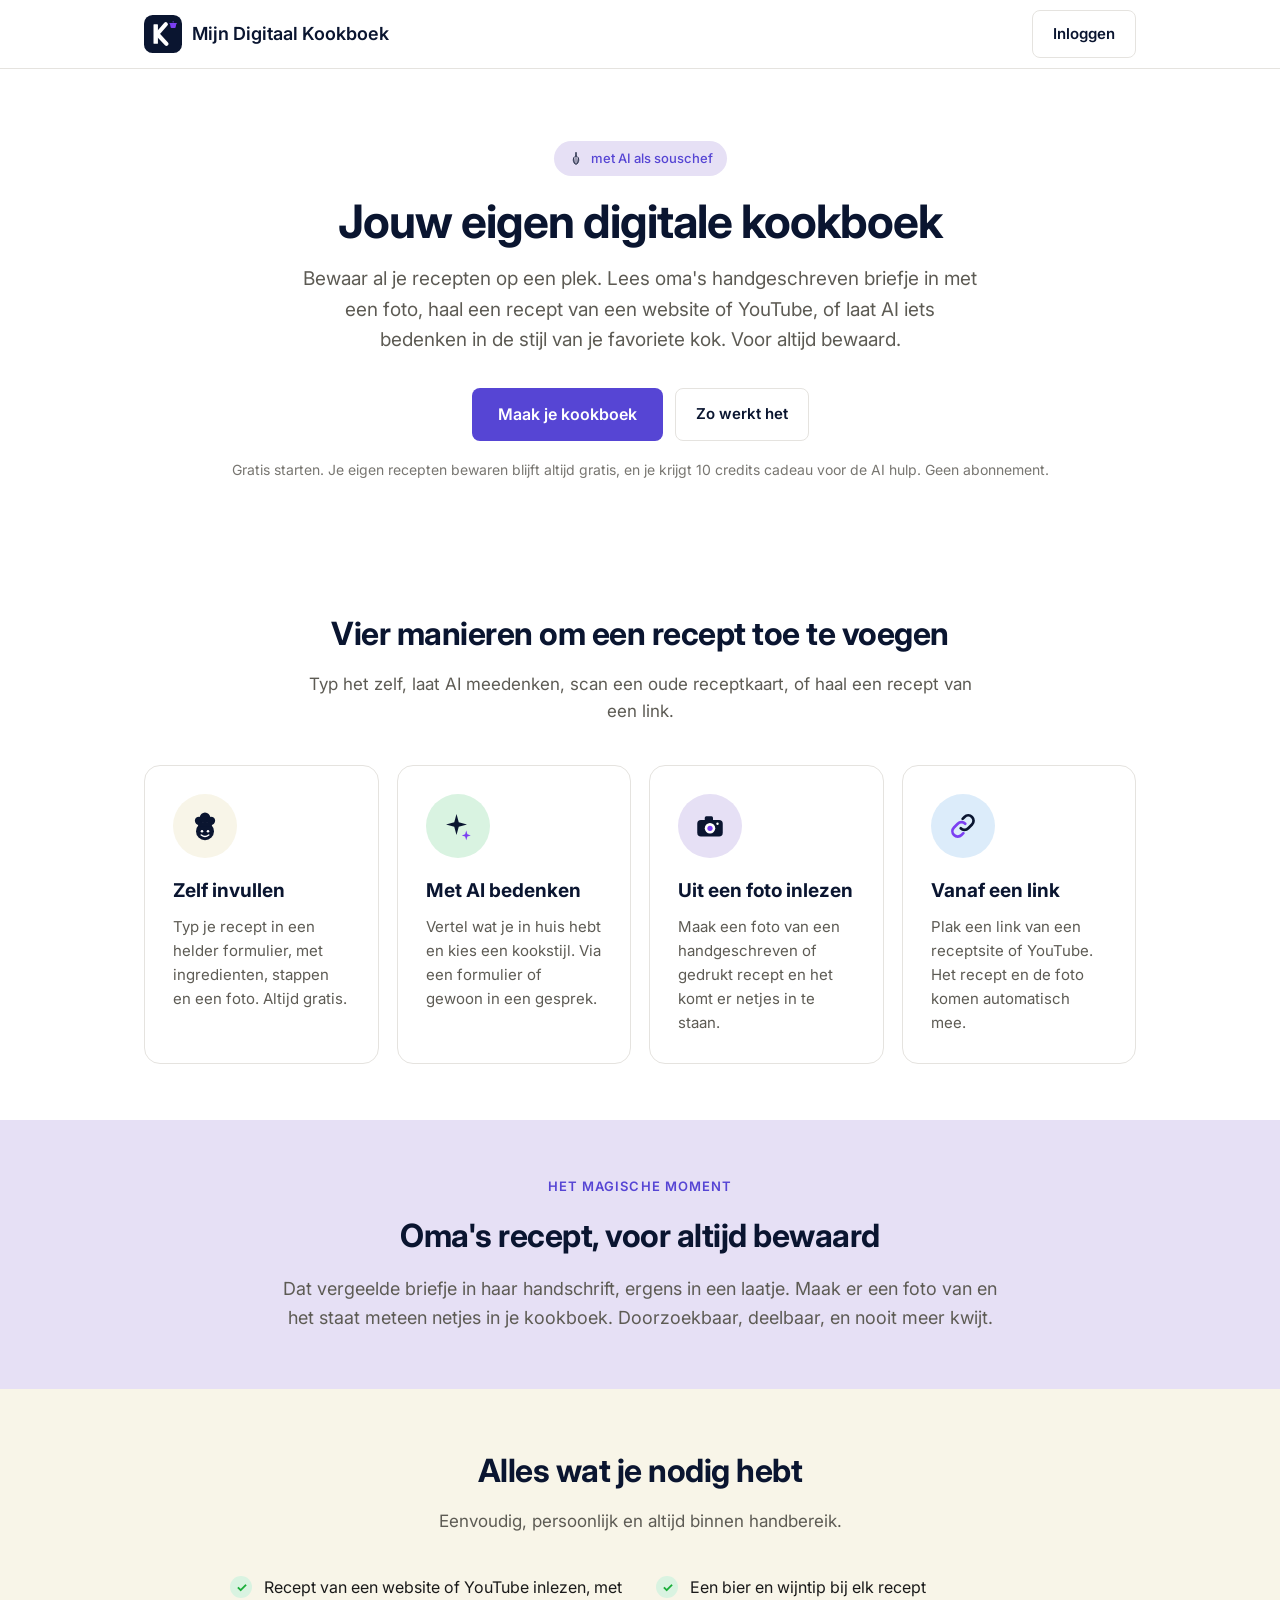
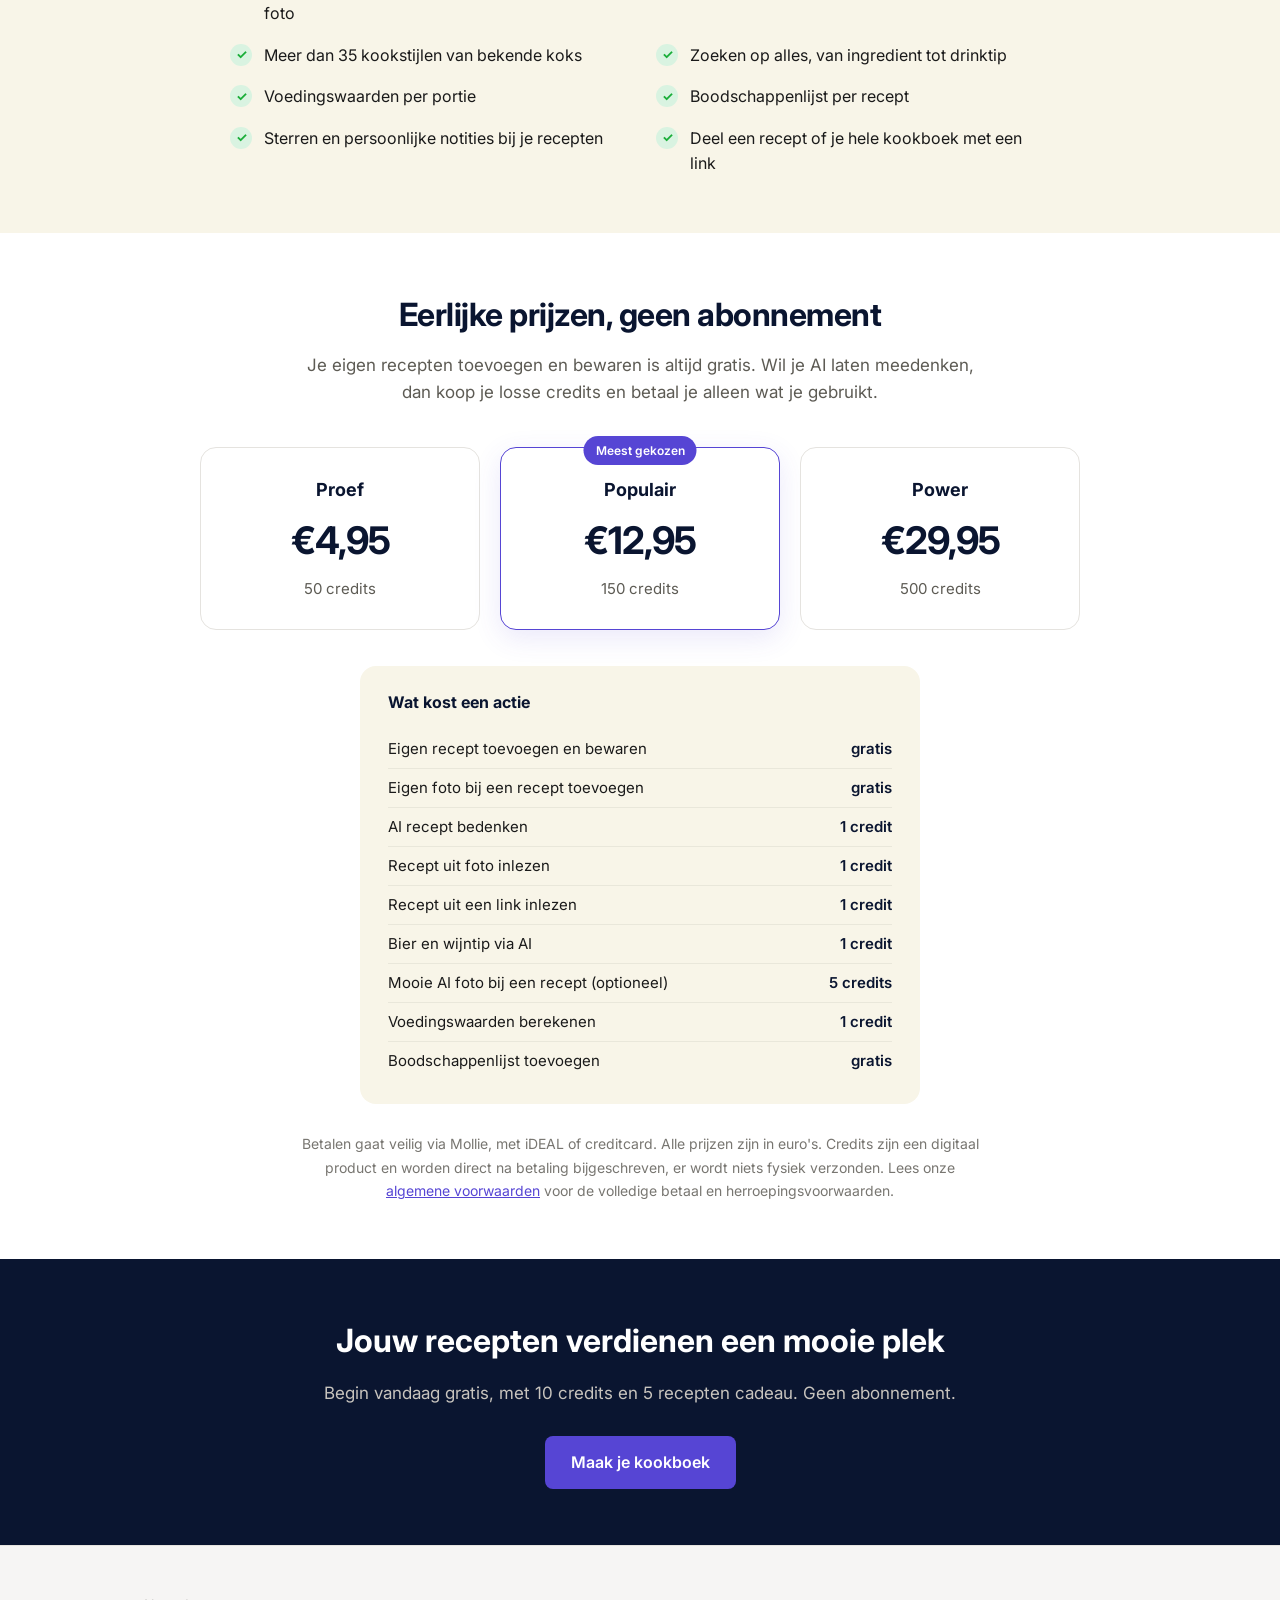
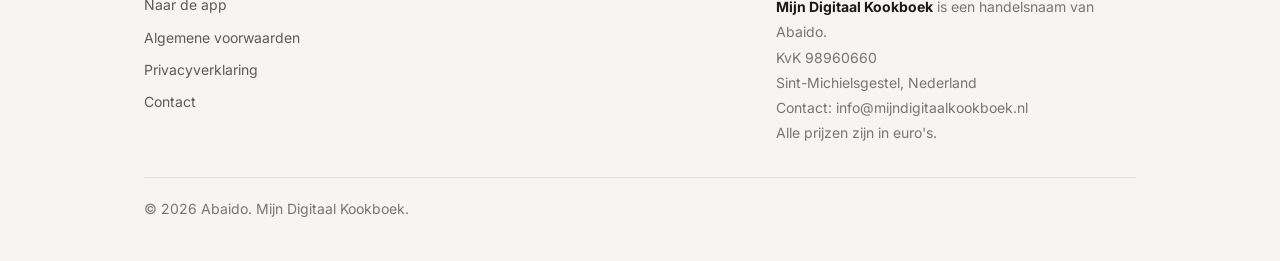
<file: index.html>
<!doctype html>
<html lang="nl">
<head>
<meta charset="utf-8" />
<meta name="viewport" content="width=device-width, initial-scale=1, viewport-fit=cover" />
<title>Mijn Digitaal Kookboek, jouw eigen kookboek met AI als souschef</title>
<meta name="description" content="Bewaar al je recepten op een plek. Lees oma's briefje in met een foto, haal een recept van een website of YouTube, of laat AI iets bedenken in de stijl van je favoriete kok. Gratis starten." />
<meta name="theme-color" content="#0a1530" />
<link rel="icon" type="image/svg+xml" href="assets/favicon.svg" />
<link rel="icon" type="image/png" sizes="32x32" href="assets/favicon-32.png" />
<link rel="icon" type="image/png" sizes="16x16" href="assets/favicon-16.png" />
<link rel="apple-touch-icon" href="assets/apple-touch-icon.png" />
<link rel="preconnect" href="https://fonts.googleapis.com" />
<link rel="preconnect" href="https://fonts.gstatic.com" crossorigin />
<link href="https://fonts.googleapis.com/css2?family=Inter:wght@400;500;600;700&display=swap" rel="stylesheet" />
<script>
(function(){
  var h = location.hash || "", s = location.search || "";
  if (/access_token=|refresh_token=|type=(recovery|signup|magiclink|invite|email_change)|error=|error_code=/.test(h) || /[?&](share|code|payment)=/.test(s)) {
    location.replace("app.html" + s + h);
  }
})();
</script>
<style>
  :root{
    --navy:#0a1530; --primary:#5645d4; --primary-pressed:#4534b3; --purple:#7b3ff2;
    --ink:#1a1a1a; --slate:#5d5b54; --steel:#787671; --surface:#f6f5f4; --hairline:#e5e3df;
    --cream:#f8f5e8; --mint:#d9f3e1; --lavender:#e6e0f5; --yellow:#f9e79f;
    --r-md:8px; --r-lg:12px; --r-xl:16px; --r-xxl:20px;
  }
  *{box-sizing:border-box}
  body{margin:0;font-family:"Inter",-apple-system,system-ui,"Segoe UI",Helvetica,sans-serif;color:var(--ink);line-height:1.6;background:#fff;-webkit-font-smoothing:antialiased}
  a{color:var(--primary)}
  .wrap{max-width:1040px;margin:0 auto;padding:0 24px}
  .btn{display:inline-flex;align-items:center;justify-content:center;gap:8px;border:0;cursor:pointer;font-size:16px;font-weight:600;text-decoration:none;border-radius:var(--r-md);padding:14px 26px;transition:background 120ms ease}
  .btn-primary{background:var(--primary);color:#fff}
  .btn-primary:hover{background:var(--primary-pressed)}
  .btn-ghost{background:transparent;color:var(--navy);border:1px solid var(--hairline);padding:11px 20px;font-size:15px}
  .btn-ghost:hover{background:var(--surface)}

  header.top{position:sticky;top:0;z-index:10;background:rgba(255,255,255,.92);backdrop-filter:blur(8px);border-bottom:1px solid var(--hairline)}
  .top-inner{display:flex;align-items:center;justify-content:space-between;height:68px}
  .brand{display:flex;align-items:center;gap:10px;text-decoration:none}
  .brand-icon{width:38px;height:38px;display:block}
  .brand-name{font-size:18px;font-weight:600;color:var(--navy)}
  .pill{display:inline-flex;align-items:center;gap:7px;background:var(--lavender);color:var(--primary);font-size:13px;font-weight:500;padding:7px 14px;border-radius:999px;margin-bottom:20px}
  .pill img{width:16px;height:16px;display:block}
  .card-icon{width:64px;height:64px;border-radius:50%;display:flex;align-items:center;justify-content:center;margin-bottom:18px}
  .card-icon img{width:36px;height:36px;display:block}
  .tint-cream{background:var(--cream)} .tint-mint{background:var(--mint)} .tint-lavender{background:var(--lavender)} .tint-peach{background:#ffe8d4} .tint-sky{background:#dcecfa}

  .hero{padding:72px 0 56px;text-align:center}
  .hero h1{font-size:46px;line-height:1.1;letter-spacing:-1px;font-weight:700;margin:0 0 18px;color:var(--navy)}
  .hero p.lead{font-size:19px;color:var(--slate);max-width:680px;margin:0 auto 32px}
  .hero-actions{display:flex;gap:12px;justify-content:center;flex-wrap:wrap}
  .hero-note{margin-top:18px;font-size:14px;color:var(--steel)}

  section{padding:56px 0}
  .section-head{text-align:center;max-width:680px;margin:0 auto 40px}
  .section-head h2{font-size:32px;letter-spacing:-0.5px;font-weight:700;color:var(--navy);margin:0 0 12px}
  .section-head p{font-size:17px;color:var(--slate);margin:0}

  .grid3{display:grid;grid-template-columns:repeat(3,1fr);gap:20px}
  .card{background:#fff;border:1px solid var(--hairline);border-radius:var(--r-xl);padding:28px}
  .card .num{width:40px;height:40px;border-radius:var(--r-md);background:var(--lavender);color:var(--primary);display:flex;align-items:center;justify-content:center;font-weight:700;margin-bottom:16px}
  .card h3{font-size:19px;margin:0 0 8px;color:var(--navy)}
  .card p{margin:0;color:var(--slate);font-size:15px}

  .features{background:var(--cream)}
  .feature-list{display:grid;grid-template-columns:repeat(2,1fr);gap:16px 32px;max-width:820px;margin:0 auto}
  .feature{display:flex;gap:12px;align-items:flex-start;font-size:16px;color:var(--ink)}
  .feature .dot{flex:0 0 auto;width:22px;height:22px;border-radius:50%;background:var(--mint);color:#1aae39;display:flex;align-items:center;justify-content:center;font-size:13px;font-weight:700;margin-top:1px}

  .price-grid{display:grid;grid-template-columns:repeat(3,1fr);gap:20px;max-width:880px;margin:0 auto}
  .price{background:#fff;border:1px solid var(--hairline);border-radius:var(--r-xl);padding:28px;text-align:center;position:relative}
  .price.popular{border-color:var(--primary);box-shadow:0 8px 28px rgba(86,69,212,.12)}
  .price .tag{position:absolute;top:-12px;left:50%;transform:translateX(-50%);background:var(--primary);color:#fff;font-size:12px;font-weight:600;padding:5px 12px;border-radius:999px}
  .price h3{font-size:18px;margin:0 0 6px;color:var(--navy)}
  .price .amount{font-size:38px;font-weight:700;color:var(--navy);letter-spacing:-1px}
  .price .credits{color:var(--slate);font-size:15px;margin:6px 0 0}

  .costs{max-width:560px;margin:36px auto 0;background:var(--cream);border-radius:var(--r-xl);padding:24px 28px}
  .costs h4{margin:0 0 14px;font-size:16px;color:var(--navy)}
  .costs .row{display:flex;justify-content:space-between;padding:7px 0;font-size:15px;border-bottom:1px solid rgba(0,0,0,.06)}
  .costs .row:last-child{border-bottom:0}
  .costs .row span:last-child{font-weight:600;color:var(--navy)}
  .pay-note{max-width:680px;margin:28px auto 0;text-align:center;font-size:14px;color:var(--steel);line-height:1.7}

  .cta{background:var(--navy);color:#fff;text-align:center}
  .cta h2{font-size:32px;font-weight:700;margin:0 0 14px}
  .cta p{color:#c8c4be;font-size:17px;margin:0 0 28px}

  footer{background:var(--surface);border-top:1px solid var(--hairline);padding:48px 0 40px;font-size:14px;color:var(--steel)}
  .foot-grid{display:flex;justify-content:space-between;gap:32px;flex-wrap:wrap}
  .foot-links a{display:block;color:var(--slate);text-decoration:none;margin-bottom:10px}
  .foot-links a:hover{color:var(--ink)}
  .foot-biz{max-width:360px;line-height:1.8}
  .foot-biz strong{color:var(--ink)}
  .foot-copy{margin-top:32px;padding-top:20px;border-top:1px solid var(--hairline);color:var(--steel)}

  .grid4{display:grid;grid-template-columns:repeat(4,1fr);gap:18px}
  .moment{background:var(--lavender)}
  .moment-inner{text-align:center;max-width:720px;margin:0 auto}
  .moment-inner .eyebrow{color:var(--primary);font-weight:600;font-size:13px;letter-spacing:.08em;text-transform:uppercase;margin:0 0 14px}
  .moment-inner h2{font-size:32px;font-weight:700;color:var(--navy);letter-spacing:-0.5px;margin:0 0 14px}
  .moment-inner p{font-size:18px;color:var(--slate);margin:0}
  @media (max-width:900px){.grid4{grid-template-columns:repeat(2,1fr)}}
  @media (max-width:520px){.grid4{grid-template-columns:1fr}}

  @media (max-width:780px){
    .hero{padding:48px 0 36px}
    .hero h1{font-size:34px}
    .hero p.lead{font-size:17px}
    section{padding:40px 0}
    .section-head h2,.moment-inner h2{font-size:26px}
    .grid3,.price-grid{grid-template-columns:1fr}
    .feature-list{grid-template-columns:1fr}
    .top .btn-ghost{padding:9px 16px}
  }
</style>
</head>
<body>

<header class="top">
  <div class="wrap top-inner">
    <a class="brand" href="index.html"><img class="brand-icon" src="assets/favicon.svg" alt="" /><span class="brand-name">Mijn Digitaal Kookboek</span></a>
    <a class="btn btn-ghost" href="app.html">Inloggen</a>
  </div>
</header>

<main>
  <section class="hero">
    <div class="wrap">
      <span class="pill"><img src="assets/icon-garde.svg" alt="" /> met AI als souschef</span>
      <h1>Jouw eigen digitale kookboek</h1>
      <p class="lead">Bewaar al je recepten op een plek. Lees oma's handgeschreven briefje in met een foto, haal een recept van een website of YouTube, of laat AI iets bedenken in de stijl van je favoriete kok. Voor altijd bewaard.</p>
      <div class="hero-actions">
        <a class="btn btn-primary" href="app.html">Maak je kookboek</a>
        <a class="btn btn-ghost" href="#werkt">Zo werkt het</a>
      </div>
      <p class="hero-note">Gratis starten. Je eigen recepten bewaren blijft altijd gratis, en je krijgt 10 credits cadeau voor de AI hulp. Geen abonnement.</p>
    </div>
  </section>

  <section id="werkt">
    <div class="wrap">
      <div class="section-head">
        <h2>Vier manieren om een recept toe te voegen</h2>
        <p>Typ het zelf, laat AI meedenken, scan een oude receptkaart, of haal een recept van een link.</p>
      </div>
      <div class="grid4">
        <div class="card">
          <div class="card-icon tint-cream"><img src="assets/icon-cook.svg" alt="" /></div>
          <h3>Zelf invullen</h3>
          <p>Typ je recept in een helder formulier, met ingredienten, stappen en een foto. Altijd gratis.</p>
        </div>
        <div class="card">
          <div class="card-icon tint-mint"><img src="assets/icon-sparkle.svg" alt="" /></div>
          <h3>Met AI bedenken</h3>
          <p>Vertel wat je in huis hebt en kies een kookstijl. Via een formulier of gewoon in een gesprek.</p>
        </div>
        <div class="card">
          <div class="card-icon tint-lavender"><img src="assets/icon-camera.svg" alt="" /></div>
          <h3>Uit een foto inlezen</h3>
          <p>Maak een foto van een handgeschreven of gedrukt recept en het komt er netjes in te staan.</p>
        </div>
        <div class="card">
          <div class="card-icon tint-sky"><img src="assets/icon-link.svg" alt="" /></div>
          <h3>Vanaf een link</h3>
          <p>Plak een link van een receptsite of YouTube. Het recept en de foto komen automatisch mee.</p>
        </div>
      </div>
    </div>
  </section>

  <section class="moment">
    <div class="wrap">
      <div class="moment-inner">
        <p class="eyebrow">Het magische moment</p>
        <h2>Oma's recept, voor altijd bewaard</h2>
        <p>Dat vergeelde briefje in haar handschrift, ergens in een laatje. Maak er een foto van en het staat meteen netjes in je kookboek. Doorzoekbaar, deelbaar, en nooit meer kwijt.</p>
      </div>
    </div>
  </section>

  <section class="features">
    <div class="wrap">
      <div class="section-head">
        <h2>Alles wat je nodig hebt</h2>
        <p>Eenvoudig, persoonlijk en altijd binnen handbereik.</p>
      </div>
      <div class="feature-list">
        <div class="feature"><span class="dot">&check;</span><span>Recept van een website of YouTube inlezen, met foto</span></div>
        <div class="feature"><span class="dot">&check;</span><span>Een bier en wijntip bij elk recept</span></div>
        <div class="feature"><span class="dot">&check;</span><span>Meer dan 35 kookstijlen van bekende koks</span></div>
        <div class="feature"><span class="dot">&check;</span><span>Zoeken op alles, van ingredient tot drinktip</span></div>
        <div class="feature"><span class="dot">&check;</span><span>Voedingswaarden per portie</span></div>
        <div class="feature"><span class="dot">&check;</span><span>Boodschappenlijst per recept</span></div>
        <div class="feature"><span class="dot">&check;</span><span>Sterren en persoonlijke notities bij je recepten</span></div>
        <div class="feature"><span class="dot">&check;</span><span>Deel een recept of je hele kookboek met een link</span></div>
      </div>
    </div>
  </section>

  <section id="prijzen">
    <div class="wrap">
      <div class="section-head">
        <h2>Eerlijke prijzen, geen abonnement</h2>
        <p>Je eigen recepten toevoegen en bewaren is altijd gratis. Wil je AI laten meedenken, dan koop je losse credits en betaal je alleen wat je gebruikt.</p>
      </div>
      <div class="price-grid">
        <div class="price">
          <h3>Proef</h3>
          <div class="amount">&euro;4,95</div>
          <p class="credits">50 credits</p>
        </div>
        <div class="price popular">
          <span class="tag">Meest gekozen</span>
          <h3>Populair</h3>
          <div class="amount">&euro;12,95</div>
          <p class="credits">150 credits</p>
        </div>
        <div class="price">
          <h3>Power</h3>
          <div class="amount">&euro;29,95</div>
          <p class="credits">500 credits</p>
        </div>
      </div>

      <div class="costs">
        <h4>Wat kost een actie</h4>
        <div class="row"><span>Eigen recept toevoegen en bewaren</span><span>gratis</span></div>
        <div class="row"><span>Eigen foto bij een recept toevoegen</span><span>gratis</span></div>
        <div class="row"><span>AI recept bedenken</span><span>1 credit</span></div>
        <div class="row"><span>Recept uit foto inlezen</span><span>1 credit</span></div>
        <div class="row"><span>Recept uit een link inlezen</span><span>1 credit</span></div>
        <div class="row"><span>Bier en wijntip via AI</span><span>1 credit</span></div>
        <div class="row"><span>Mooie AI foto bij een recept (optioneel)</span><span>5 credits</span></div>
        <div class="row"><span>Voedingswaarden berekenen</span><span>1 credit</span></div>
        <div class="row"><span>Boodschappenlijst toevoegen</span><span>gratis</span></div>
      </div>

      <p class="pay-note">
        Betalen gaat veilig via Mollie, met iDEAL of creditcard. Alle prijzen zijn in euro's. Credits zijn een digitaal product en worden direct na betaling bijgeschreven, er wordt niets fysiek verzonden. Lees onze <a href="voorwaarden.html">algemene voorwaarden</a> voor de volledige betaal en herroepingsvoorwaarden.
      </p>
    </div>
  </section>

  <section class="cta">
    <div class="wrap">
      <h2>Jouw recepten verdienen een mooie plek</h2>
      <p>Begin vandaag gratis, met 10 credits en 5 recepten cadeau. Geen abonnement.</p>
      <a class="btn btn-primary" href="app.html">Maak je kookboek</a>
    </div>
  </section>
</main>

<footer>
  <div class="wrap">
    <div class="foot-grid">
      <div class="foot-links">
        <a href="app.html">Naar de app</a>
        <a href="voorwaarden.html">Algemene voorwaarden</a>
        <a href="privacy.html">Privacyverklaring</a>
        <a href="mailto:info@mijndigitaalkookboek.nl">Contact</a>
      </div>
      <div class="foot-biz">
        <strong>Mijn Digitaal Kookboek</strong> is een handelsnaam van Abaido.<br>
        KvK 98960660<br>
        Sint-Michielsgestel, Nederland<br>
        Contact: info@mijndigitaalkookboek.nl<br>
        Alle prijzen zijn in euro's.
      </div>
    </div>
    <div class="foot-copy">&copy; 2026 Abaido. Mijn Digitaal Kookboek.</div>
  </div>
</footer>

</body>
</html>
</file>
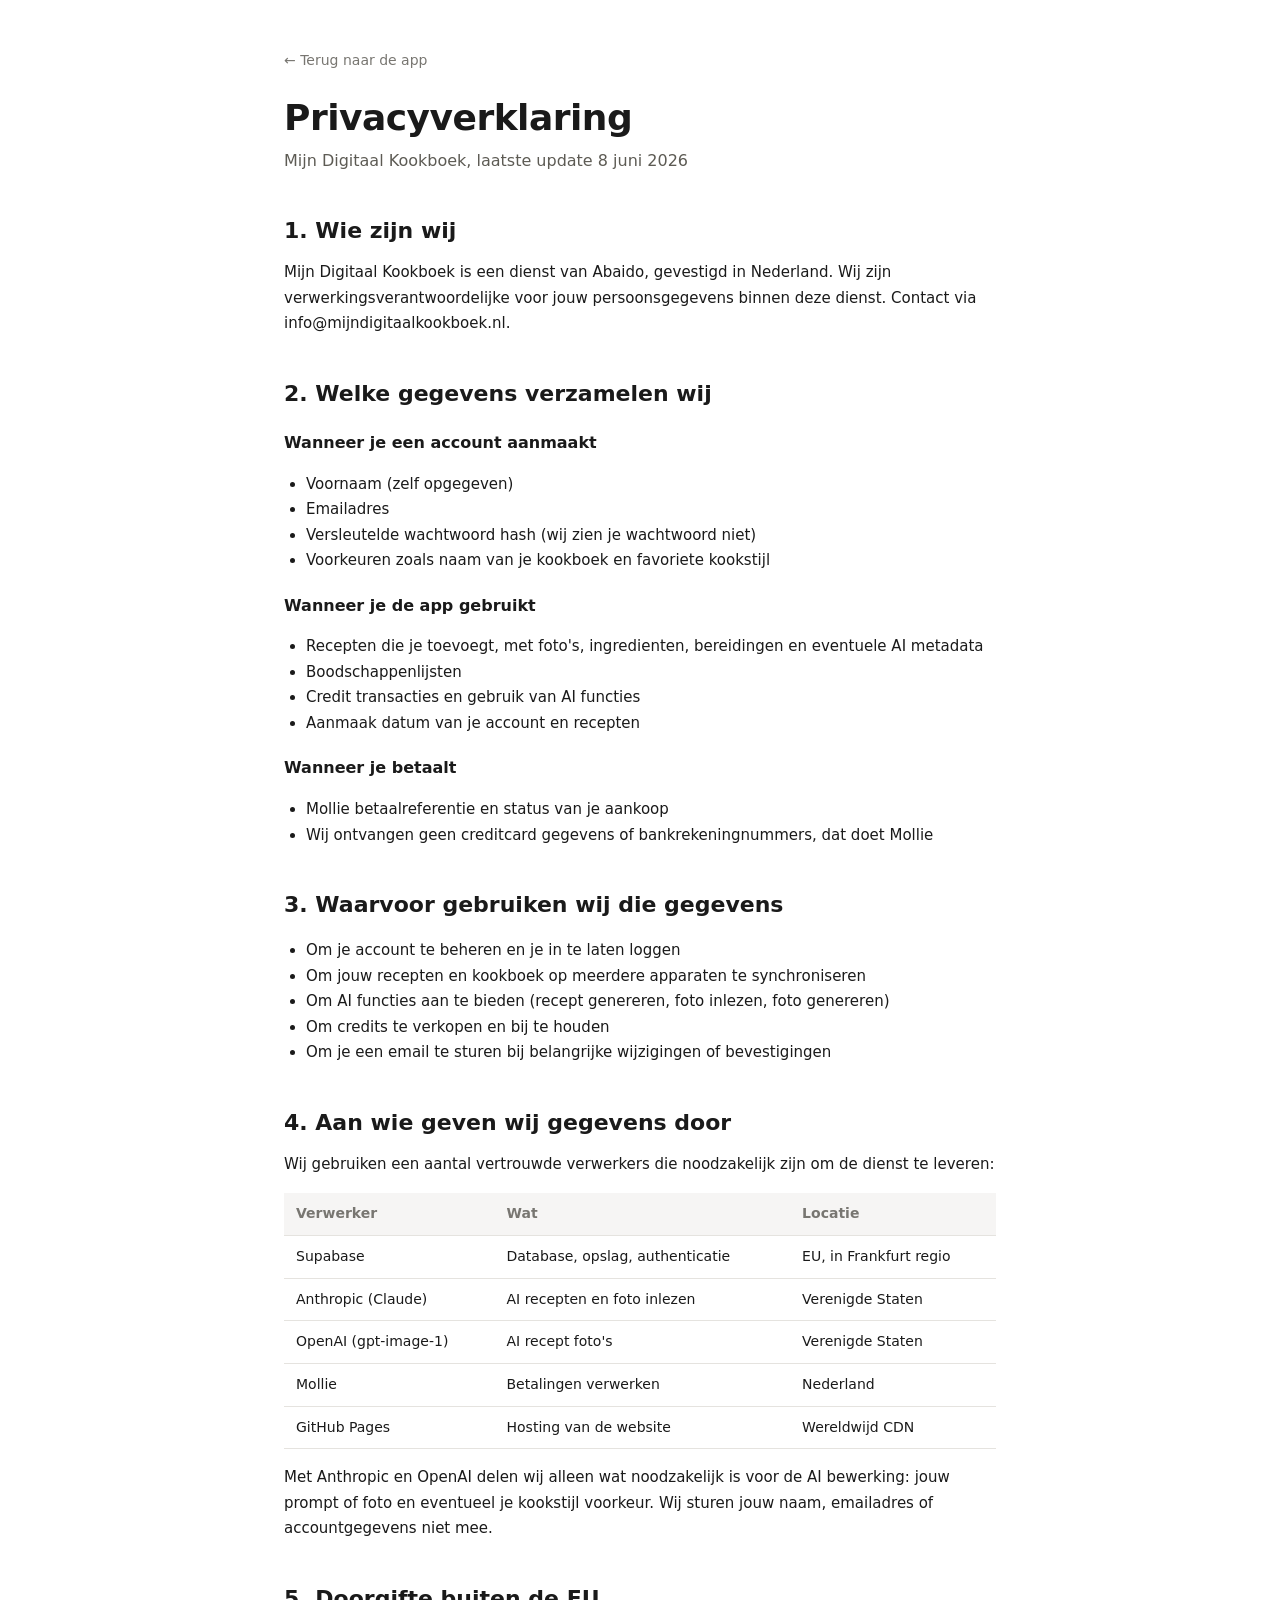
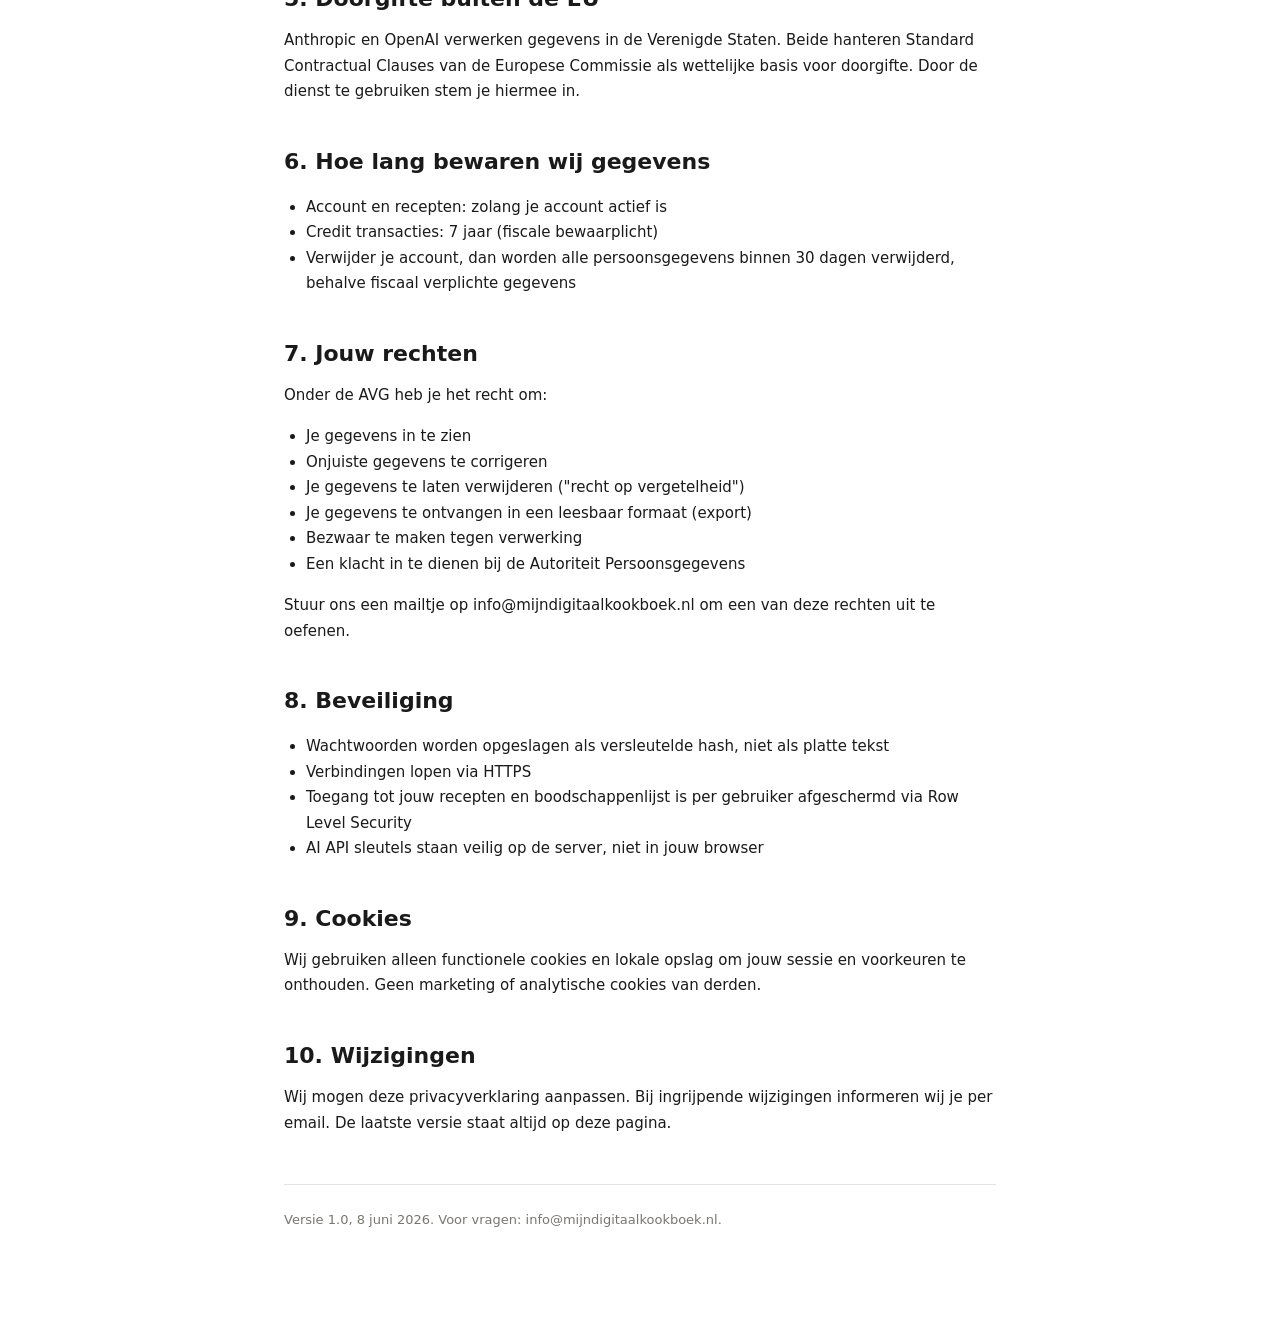
<file: privacy.html>
<!doctype html>
<html lang="nl">
<head>
<meta charset="utf-8" />
<meta name="viewport" content="width=device-width, initial-scale=1" />
<title>Privacyverklaring, Mijn Digitaal Kookboek</title>
<link rel="stylesheet" href="styles/tokens.css" />
<link rel="stylesheet" href="styles/base.css" />
<link rel="stylesheet" href="styles/components.css" />
<style>
  .legal-page { max-width: 760px; margin: 0 auto; padding: 48px 24px 96px; }
  .legal-page h1 { font-size: 36px; font-weight: 600; line-height: 1.2; letter-spacing: -0.5px; margin: 0 0 8px; }
  .legal-page .lead { color: var(--slate); font-size: 16px; margin-bottom: 32px; }
  .legal-page h2 { font-size: 22px; font-weight: 600; margin: 40px 0 12px; }
  .legal-page h3 { font-size: 16px; font-weight: 600; margin: 20px 0 8px; }
  .legal-page p, .legal-page li { font-size: 15px; line-height: 1.7; color: var(--ink); }
  .legal-page ul, .legal-page ol { padding-left: 22px; }
  .legal-page a { color: var(--link-blue); }
  .legal-page .back-link { display: inline-block; margin-bottom: 24px; color: var(--steel); font-size: 14px; }
  .legal-page .meta { color: var(--steel); font-size: 13px; margin-top: 48px; padding-top: 24px; border-top: 1px solid var(--hairline); }
  .legal-page table { border-collapse: collapse; margin: 16px 0; width: 100%; font-size: 14px; }
  .legal-page th, .legal-page td { border-bottom: 1px solid var(--hairline); padding: 10px 12px; text-align: left; }
  .legal-page th { font-weight: 600; color: var(--steel); background: var(--surface); }
</style>
</head>
<body>
<div class="legal-page">
  <a href="./" class="back-link">← Terug naar de app</a>

  <h1>Privacyverklaring</h1>
  <p class="lead">Mijn Digitaal Kookboek, laatste update 8 juni 2026</p>

  <h2>1. Wie zijn wij</h2>
  <p>Mijn Digitaal Kookboek is een dienst van Abaido, gevestigd in Nederland. Wij zijn verwerkingsverantwoordelijke voor jouw persoonsgegevens binnen deze dienst. Contact via info@mijndigitaalkookboek.nl.</p>

  <h2>2. Welke gegevens verzamelen wij</h2>

  <h3>Wanneer je een account aanmaakt</h3>
  <ul>
    <li>Voornaam (zelf opgegeven)</li>
    <li>Emailadres</li>
    <li>Versleutelde wachtwoord hash (wij zien je wachtwoord niet)</li>
    <li>Voorkeuren zoals naam van je kookboek en favoriete kookstijl</li>
  </ul>

  <h3>Wanneer je de app gebruikt</h3>
  <ul>
    <li>Recepten die je toevoegt, met foto's, ingredienten, bereidingen en eventuele AI metadata</li>
    <li>Boodschappenlijsten</li>
    <li>Credit transacties en gebruik van AI functies</li>
    <li>Aanmaak datum van je account en recepten</li>
  </ul>

  <h3>Wanneer je betaalt</h3>
  <ul>
    <li>Mollie betaalreferentie en status van je aankoop</li>
    <li>Wij ontvangen geen creditcard gegevens of bankrekeningnummers, dat doet Mollie</li>
  </ul>

  <h2>3. Waarvoor gebruiken wij die gegevens</h2>
  <ul>
    <li>Om je account te beheren en je in te laten loggen</li>
    <li>Om jouw recepten en kookboek op meerdere apparaten te synchroniseren</li>
    <li>Om AI functies aan te bieden (recept genereren, foto inlezen, foto genereren)</li>
    <li>Om credits te verkopen en bij te houden</li>
    <li>Om je een email te sturen bij belangrijke wijzigingen of bevestigingen</li>
  </ul>

  <h2>4. Aan wie geven wij gegevens door</h2>
  <p>Wij gebruiken een aantal vertrouwde verwerkers die noodzakelijk zijn om de dienst te leveren:</p>
  <table>
    <tr><th>Verwerker</th><th>Wat</th><th>Locatie</th></tr>
    <tr><td>Supabase</td><td>Database, opslag, authenticatie</td><td>EU, in Frankfurt regio</td></tr>
    <tr><td>Anthropic (Claude)</td><td>AI recepten en foto inlezen</td><td>Verenigde Staten</td></tr>
    <tr><td>OpenAI (gpt-image-1)</td><td>AI recept foto's</td><td>Verenigde Staten</td></tr>
    <tr><td>Mollie</td><td>Betalingen verwerken</td><td>Nederland</td></tr>
    <tr><td>GitHub Pages</td><td>Hosting van de website</td><td>Wereldwijd CDN</td></tr>
  </table>

  <p>Met Anthropic en OpenAI delen wij alleen wat noodzakelijk is voor de AI bewerking: jouw prompt of foto en eventueel je kookstijl voorkeur. Wij sturen jouw naam, emailadres of accountgegevens niet mee.</p>

  <h2>5. Doorgifte buiten de EU</h2>
  <p>Anthropic en OpenAI verwerken gegevens in de Verenigde Staten. Beide hanteren Standard Contractual Clauses van de Europese Commissie als wettelijke basis voor doorgifte. Door de dienst te gebruiken stem je hiermee in.</p>

  <h2>6. Hoe lang bewaren wij gegevens</h2>
  <ul>
    <li>Account en recepten: zolang je account actief is</li>
    <li>Credit transacties: 7 jaar (fiscale bewaarplicht)</li>
    <li>Verwijder je account, dan worden alle persoonsgegevens binnen 30 dagen verwijderd, behalve fiscaal verplichte gegevens</li>
  </ul>

  <h2>7. Jouw rechten</h2>
  <p>Onder de AVG heb je het recht om:</p>
  <ul>
    <li>Je gegevens in te zien</li>
    <li>Onjuiste gegevens te corrigeren</li>
    <li>Je gegevens te laten verwijderen ("recht op vergetelheid")</li>
    <li>Je gegevens te ontvangen in een leesbaar formaat (export)</li>
    <li>Bezwaar te maken tegen verwerking</li>
    <li>Een klacht in te dienen bij de Autoriteit Persoonsgegevens</li>
  </ul>
  <p>Stuur ons een mailtje op info@mijndigitaalkookboek.nl om een van deze rechten uit te oefenen.</p>

  <h2>8. Beveiliging</h2>
  <ul>
    <li>Wachtwoorden worden opgeslagen als versleutelde hash, niet als platte tekst</li>
    <li>Verbindingen lopen via HTTPS</li>
    <li>Toegang tot jouw recepten en boodschappenlijst is per gebruiker afgeschermd via Row Level Security</li>
    <li>AI API sleutels staan veilig op de server, niet in jouw browser</li>
  </ul>

  <h2>9. Cookies</h2>
  <p>Wij gebruiken alleen functionele cookies en lokale opslag om jouw sessie en voorkeuren te onthouden. Geen marketing of analytische cookies van derden.</p>

  <h2>10. Wijzigingen</h2>
  <p>Wij mogen deze privacyverklaring aanpassen. Bij ingrijpende wijzigingen informeren wij je per email. De laatste versie staat altijd op deze pagina.</p>

  <p class="meta">Versie 1.0, 8 juni 2026. Voor vragen: info@mijndigitaalkookboek.nl.</p>
</div>
</body>
</html>
</file>
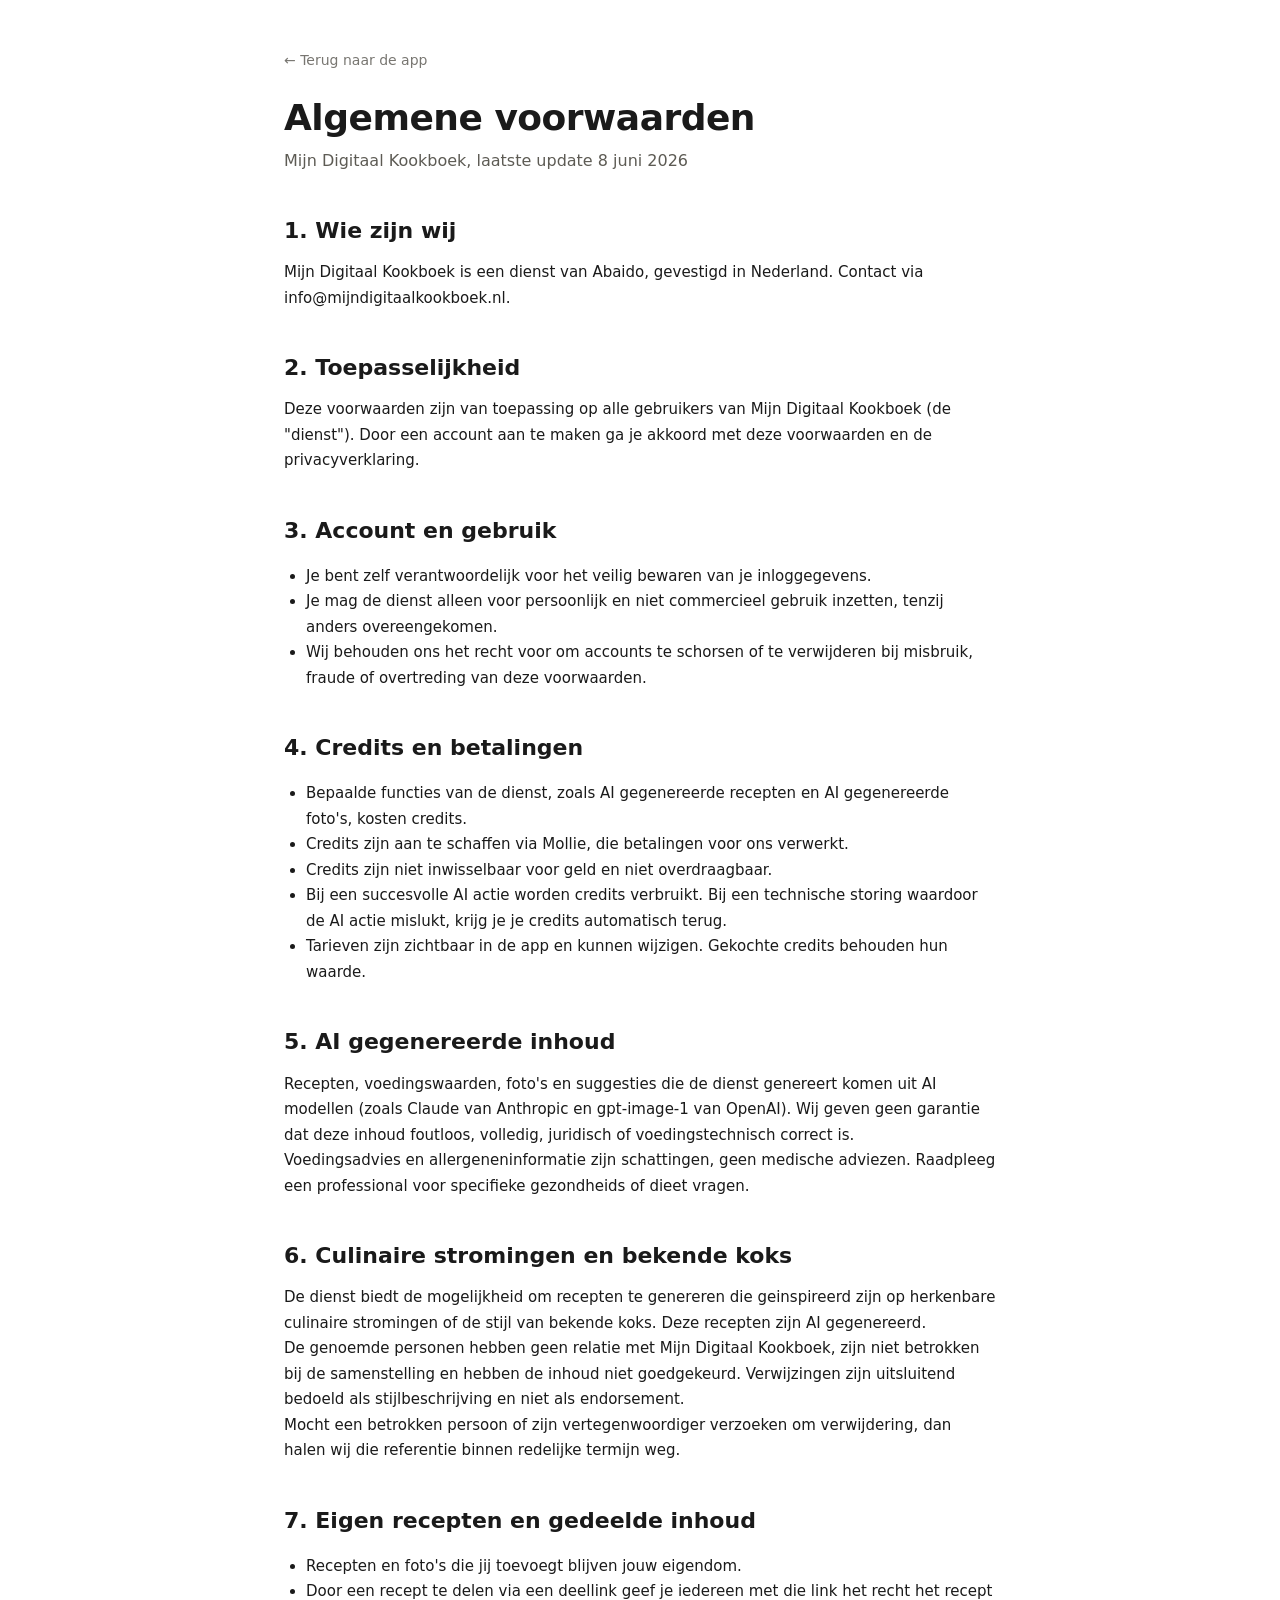
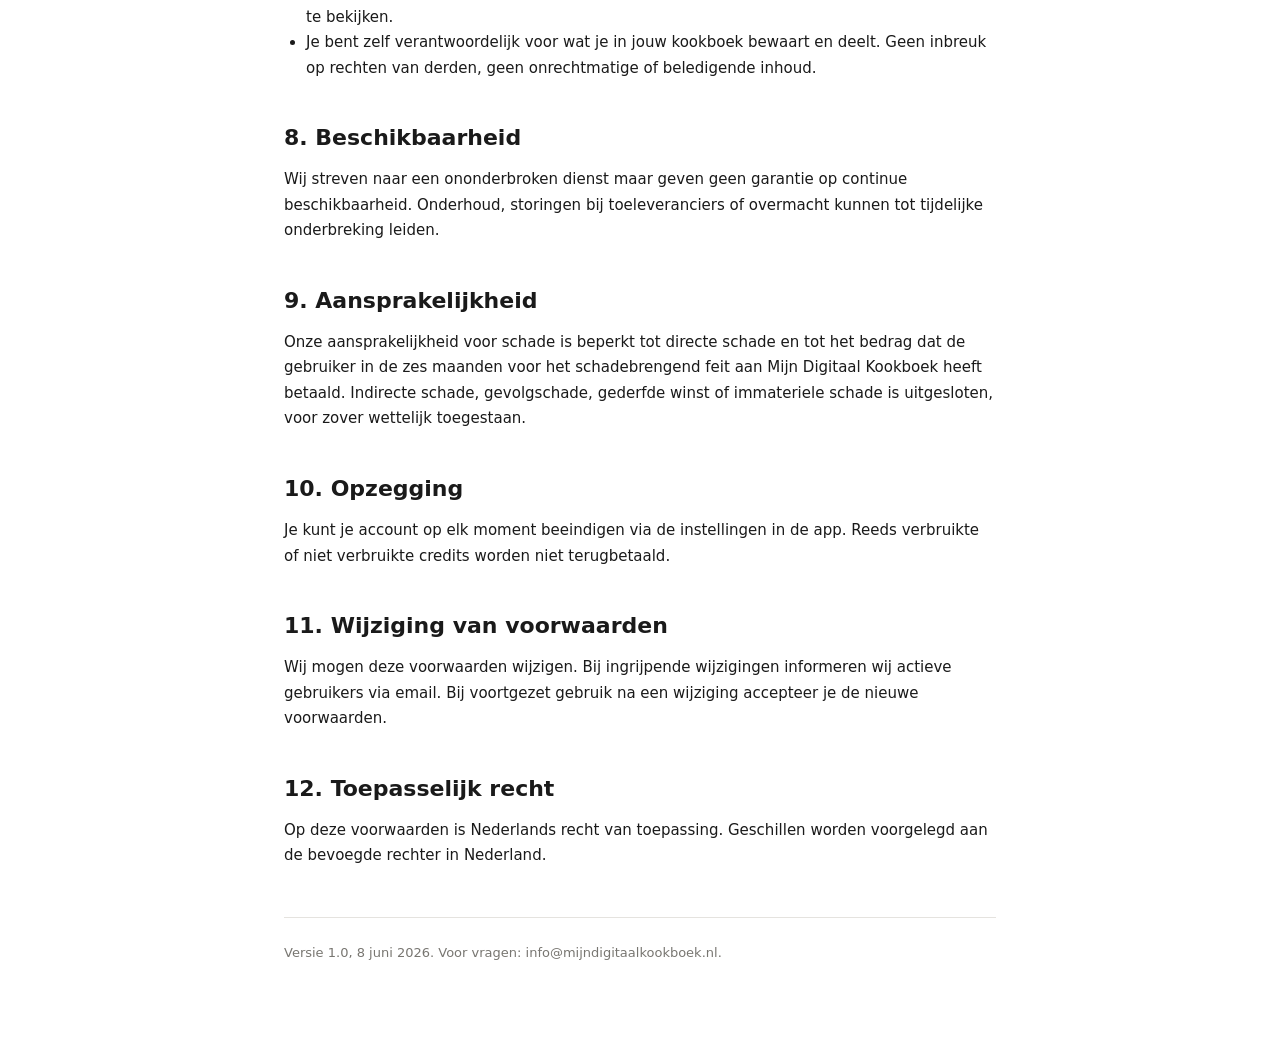
<file: voorwaarden.html>
<!doctype html>
<html lang="nl">
<head>
<meta charset="utf-8" />
<meta name="viewport" content="width=device-width, initial-scale=1" />
<title>Algemene voorwaarden, Mijn Digitaal Kookboek</title>
<link rel="stylesheet" href="styles/tokens.css" />
<link rel="stylesheet" href="styles/base.css" />
<link rel="stylesheet" href="styles/components.css" />
<style>
  .legal-page { max-width: 760px; margin: 0 auto; padding: 48px 24px 96px; }
  .legal-page h1 { font-size: 36px; font-weight: 600; line-height: 1.2; letter-spacing: -0.5px; margin: 0 0 8px; }
  .legal-page .lead { color: var(--slate); font-size: 16px; margin-bottom: 32px; }
  .legal-page h2 { font-size: 22px; font-weight: 600; margin: 40px 0 12px; }
  .legal-page h3 { font-size: 16px; font-weight: 600; margin: 20px 0 8px; }
  .legal-page p, .legal-page li { font-size: 15px; line-height: 1.7; color: var(--ink); }
  .legal-page ul, .legal-page ol { padding-left: 22px; }
  .legal-page a { color: var(--link-blue); }
  .legal-page .back-link { display: inline-block; margin-bottom: 24px; color: var(--steel); font-size: 14px; }
  .legal-page .meta { color: var(--steel); font-size: 13px; margin-top: 48px; padding-top: 24px; border-top: 1px solid var(--hairline); }
</style>
</head>
<body>
<div class="legal-page">
  <a href="./" class="back-link">← Terug naar de app</a>

  <h1>Algemene voorwaarden</h1>
  <p class="lead">Mijn Digitaal Kookboek, laatste update 8 juni 2026</p>

  <h2>1. Wie zijn wij</h2>
  <p>Mijn Digitaal Kookboek is een dienst van Abaido, gevestigd in Nederland. Contact via info@mijndigitaalkookboek.nl.</p>

  <h2>2. Toepasselijkheid</h2>
  <p>Deze voorwaarden zijn van toepassing op alle gebruikers van Mijn Digitaal Kookboek (de "dienst"). Door een account aan te maken ga je akkoord met deze voorwaarden en de privacyverklaring.</p>

  <h2>3. Account en gebruik</h2>
  <ul>
    <li>Je bent zelf verantwoordelijk voor het veilig bewaren van je inloggegevens.</li>
    <li>Je mag de dienst alleen voor persoonlijk en niet commercieel gebruik inzetten, tenzij anders overeengekomen.</li>
    <li>Wij behouden ons het recht voor om accounts te schorsen of te verwijderen bij misbruik, fraude of overtreding van deze voorwaarden.</li>
  </ul>

  <h2>4. Credits en betalingen</h2>
  <ul>
    <li>Bepaalde functies van de dienst, zoals AI gegenereerde recepten en AI gegenereerde foto's, kosten credits.</li>
    <li>Credits zijn aan te schaffen via Mollie, die betalingen voor ons verwerkt.</li>
    <li>Credits zijn niet inwisselbaar voor geld en niet overdraagbaar.</li>
    <li>Bij een succesvolle AI actie worden credits verbruikt. Bij een technische storing waardoor de AI actie mislukt, krijg je je credits automatisch terug.</li>
    <li>Tarieven zijn zichtbaar in de app en kunnen wijzigen. Gekochte credits behouden hun waarde.</li>
  </ul>

  <h2>5. AI gegenereerde inhoud</h2>
  <p>Recepten, voedingswaarden, foto's en suggesties die de dienst genereert komen uit AI modellen (zoals Claude van Anthropic en gpt-image-1 van OpenAI). Wij geven geen garantie dat deze inhoud foutloos, volledig, juridisch of voedingstechnisch correct is.</p>
  <p>Voedingsadvies en allergeneninformatie zijn schattingen, geen medische adviezen. Raadpleeg een professional voor specifieke gezondheids of dieet vragen.</p>

  <h2>6. Culinaire stromingen en bekende koks</h2>
  <p>De dienst biedt de mogelijkheid om recepten te genereren die geinspireerd zijn op herkenbare culinaire stromingen of de stijl van bekende koks. Deze recepten zijn AI gegenereerd.</p>
  <p>De genoemde personen hebben geen relatie met Mijn Digitaal Kookboek, zijn niet betrokken bij de samenstelling en hebben de inhoud niet goedgekeurd. Verwijzingen zijn uitsluitend bedoeld als stijlbeschrijving en niet als endorsement.</p>
  <p>Mocht een betrokken persoon of zijn vertegenwoordiger verzoeken om verwijdering, dan halen wij die referentie binnen redelijke termijn weg.</p>

  <h2>7. Eigen recepten en gedeelde inhoud</h2>
  <ul>
    <li>Recepten en foto's die jij toevoegt blijven jouw eigendom.</li>
    <li>Door een recept te delen via een deellink geef je iedereen met die link het recht het recept te bekijken.</li>
    <li>Je bent zelf verantwoordelijk voor wat je in jouw kookboek bewaart en deelt. Geen inbreuk op rechten van derden, geen onrechtmatige of beledigende inhoud.</li>
  </ul>

  <h2>8. Beschikbaarheid</h2>
  <p>Wij streven naar een ononderbroken dienst maar geven geen garantie op continue beschikbaarheid. Onderhoud, storingen bij toeleveranciers of overmacht kunnen tot tijdelijke onderbreking leiden.</p>

  <h2>9. Aansprakelijkheid</h2>
  <p>Onze aansprakelijkheid voor schade is beperkt tot directe schade en tot het bedrag dat de gebruiker in de zes maanden voor het schadebrengend feit aan Mijn Digitaal Kookboek heeft betaald. Indirecte schade, gevolgschade, gederfde winst of immateriele schade is uitgesloten, voor zover wettelijk toegestaan.</p>

  <h2>10. Opzegging</h2>
  <p>Je kunt je account op elk moment beeindigen via de instellingen in de app. Reeds verbruikte of niet verbruikte credits worden niet terugbetaald.</p>

  <h2>11. Wijziging van voorwaarden</h2>
  <p>Wij mogen deze voorwaarden wijzigen. Bij ingrijpende wijzigingen informeren wij actieve gebruikers via email. Bij voortgezet gebruik na een wijziging accepteer je de nieuwe voorwaarden.</p>

  <h2>12. Toepasselijk recht</h2>
  <p>Op deze voorwaarden is Nederlands recht van toepassing. Geschillen worden voorgelegd aan de bevoegde rechter in Nederland.</p>

  <p class="meta">Versie 1.0, 8 juni 2026. Voor vragen: info@mijndigitaalkookboek.nl.</p>
</div>
</body>
</html>
</file>
<file: styles/tokens.css>
/* Design tokens, gebaseerd op Notion design system */
:root {
  /* Brand kleuren */
  --primary: #5645d4;
  --primary-pressed: #4534b3;
  --primary-deep: #3a2a99;
  --on-primary: #ffffff;
  --brand-navy: #0a1530;
  --brand-navy-deep: #070f24;
  --brand-navy-mid: #1a2a52;
  --link-blue: #0075de;
  --brand-orange: #dd5b00;
  --brand-orange-deep: #793400;
  --brand-pink: #ff64c8;
  --brand-purple: #7b3ff2;
  --brand-purple-800: #391c57;
  --brand-teal: #2a9d99;
  --brand-green: #1aae39;
  --brand-yellow: #f5d75e;

  /* Pastel tinten voor feature kaarten */
  --card-tint-peach: #ffe8d4;
  --card-tint-rose: #fde0ec;
  --card-tint-mint: #d9f3e1;
  --card-tint-lavender: #e6e0f5;
  --card-tint-sky: #dcecfa;
  --card-tint-yellow: #fef7d6;
  --card-tint-yellow-bold: #f9e79f;
  --card-tint-cream: #f8f5e8;

  /* Oppervlakken */
  --canvas: #ffffff;
  --surface: #f6f5f4;
  --surface-soft: #fafaf9;
  --hairline: #e5e3df;
  --hairline-soft: #ede9e4;
  --hairline-strong: #c8c4be;

  /* Tekst */
  --ink-deep: #000000;
  --ink: #1a1a1a;
  --charcoal: #37352f;
  --slate: #5d5b54;
  --steel: #787671;
  --stone: #a4a097;
  --muted: #bbb8b1;
  --on-dark: #ffffff;
  --on-dark-muted: #a4a097;

  /* Semantisch */
  --success: #1aae39;
  --warning: #dd5b00;
  --error: #e03131;

  /* Border radius */
  --r-xs: 4px;
  --r-sm: 6px;
  --r-md: 8px;
  --r-lg: 12px;
  --r-xl: 16px;
  --r-xxl: 20px;
  --r-xxxl: 24px;
  --r-full: 9999px;

  /* Spacing */
  --s-xxs: 4px;
  --s-xs: 8px;
  --s-sm: 12px;
  --s-md: 16px;
  --s-lg: 20px;
  --s-xl: 24px;
  --s-xxl: 32px;
  --s-xxxl: 40px;
  --s-section-sm: 48px;
  --s-section: 64px;
  --s-section-lg: 96px;
  --s-hero: 120px;

  /* Typography */
  --font: "Inter", -apple-system, system-ui, "Segoe UI", Helvetica, sans-serif;

  /* Schaduwen */
  --shadow-1: rgba(15, 15, 15, 0.04) 0px 1px 2px 0px;
  --shadow-2: rgba(15, 15, 15, 0.08) 0px 4px 12px 0px;
  --shadow-3: rgba(15, 15, 15, 0.20) 0px 24px 48px -8px;
  --shadow-4: rgba(15, 15, 15, 0.16) 0px 16px 48px -8px;
}
</file>
<file: styles/base.css>
/* Basis styling, reset en typography */

* { box-sizing: border-box; -webkit-tap-highlight-color: transparent; }
html, body { margin: 0; padding: 0; overscroll-behavior-y: contain; }
body {
  font-family: var(--font);
  font-size: 16px;
  line-height: 1.55;
  color: var(--ink);
  background: var(--canvas);
  -webkit-font-smoothing: antialiased;
  -webkit-text-size-adjust: 100%;
  padding-bottom: env(safe-area-inset-bottom);
}
button { font-family: inherit; cursor: pointer; touch-action: manipulation; }
input, textarea, select { font-family: inherit; font-size: 16px; }
a { color: var(--link-blue); text-decoration: none; }
a:hover { text-decoration: underline; }

h1, h2, h3, h4, h5, h6 { margin: 0; }
p { margin: 0; }

.container { max-width: 1280px; margin: 0 auto; padding: 0 var(--s-xxl); }
.view { display: none; }
.view.active { display: block; }
.hidden { display: none !important; }

.row { display: flex; gap: var(--s-sm); align-items: center; flex-wrap: wrap; }
.row.between { justify-content: space-between; }
.stack { display: flex; flex-direction: column; gap: var(--s-md); }
.stack.lg { gap: var(--s-lg); }
.stack.xl { gap: var(--s-xl); }
.muted-text { color: var(--steel); font-size: 14px; }
.text-center { text-align: center; }

/* Loading spinner */
.spinner {
  width: 18px; height: 18px;
  border: 2px solid currentColor;
  border-right-color: transparent;
  border-radius: 50%;
  animation: spin 0.8s linear infinite;
  display: inline-block;
}
@keyframes spin { to { transform: rotate(360deg); } }

@media (max-width: 768px) {
  .container { padding: 0 var(--s-md); }
}
</file>
<file: styles/components.css>
/* Componenten styling voor Mijn Digitaal Kookboek v2 */

/* ===== Promo banner ===== */
.promo {
  background: var(--surface);
  color: var(--ink);
  text-align: center;
  padding: 10px 16px;
  font-size: 14px; font-weight: 500;
  border-bottom: 1px solid var(--hairline);
}
.promo strong { color: var(--primary); }

/* ===== Buttons ===== */
.btn {
  display: inline-flex; align-items: center; justify-content: center; gap: 6px;
  border: 0; padding: 10px 18px; border-radius: var(--r-md);
  font-size: 14px; font-weight: 500; line-height: 1.3;
  transition: background 120ms ease, color 120ms ease, border-color 120ms ease;
  text-decoration: none;
}
.btn-primary { background: var(--primary); color: var(--on-primary); }
.btn-primary:hover { background: var(--primary-pressed); }
.btn-primary:disabled { background: var(--hairline); color: var(--muted); cursor: not-allowed; }
.btn-dark { background: var(--ink-deep); color: var(--on-dark); }
.btn-dark:hover { background: #222; }
.btn-secondary { background: transparent; color: var(--ink); border: 1px solid var(--hairline-strong); }
.btn-secondary:hover { background: var(--surface); }
.btn-ghost { background: transparent; color: var(--ink); padding: 8px 12px; border-radius: var(--r-sm); }
.btn-ghost:hover { background: var(--surface); }
.btn-link { background: transparent; color: var(--link-blue); padding: 0; font-weight: 500; }
.btn-link:hover { text-decoration: underline; }
.btn-danger { background: transparent; color: var(--error); border: 1px solid var(--hairline-strong); }
.btn-danger:hover { background: #fef2f2; }
.btn-full { width: 100%; }
.btn-lg { padding: 14px 22px; font-size: 16px; min-height: 52px; }

/* ===== Cards ===== */
.card-base {
  background: var(--canvas);
  border-radius: var(--r-lg);
  padding: var(--s-xl);
  border: 1px solid var(--hairline);
}
.card-feature {
  background: var(--canvas);
  border-radius: var(--r-lg);
  padding: var(--s-xxl);
  border: 1px solid var(--hairline);
}
.card-auth {
  background: var(--canvas);
  border-radius: var(--r-xl);
  padding: var(--s-xxl);
  border: 1px solid var(--hairline);
  box-shadow: var(--shadow-2);
  max-width: 440px;
  width: 100%;
}
.tint-yellow-bold { background: var(--card-tint-yellow-bold); border: 0; color: var(--charcoal); }
.tint-mint { background: var(--card-tint-mint); border: 0; color: var(--charcoal); }
.tint-cream { background: var(--card-tint-cream); border: 0; color: var(--charcoal); }
.tint-peach { background: var(--card-tint-peach); border: 0; color: var(--charcoal); }
.tint-lavender { background: var(--card-tint-lavender); border: 0; color: var(--charcoal); }
.tint-sky { background: var(--card-tint-sky); border: 0; color: var(--charcoal); }

/* ===== Forms ===== */
.form-grid { display: grid; gap: var(--s-lg); }
.field { display: flex; flex-direction: column; gap: var(--s-xs); }
.field-row { display: grid; gap: var(--s-md); grid-template-columns: 1fr 1fr; }
label { font-size: 14px; font-weight: 500; color: var(--charcoal); }
.hint { font-size: 13px; color: var(--steel); margin-top: 2px; }
input[type="text"], input[type="email"], input[type="number"], input[type="password"], input[type="url"], textarea, select {
  background: var(--canvas); color: var(--ink);
  border: 1px solid var(--hairline-strong);
  border-radius: var(--r-md);
  padding: 12px 16px;
  font-size: 16px; line-height: 1.55;
  width: 100%;
  transition: border-color 120ms ease;
}
input:focus, textarea:focus, select:focus {
  outline: none; border: 2px solid var(--primary); padding: 11px 15px;
}
textarea { min-height: 96px; resize: vertical; font-family: var(--font); }
.form-actions { display: flex; gap: var(--s-sm); margin-top: var(--s-md); flex-wrap: wrap; }

/* ===== Top nav ===== */
.topnav {
  position: sticky; top: 0; z-index: 50;
  background: var(--canvas);
  border-bottom: 1px solid var(--hairline);
  height: 64px;
  display: flex; align-items: center;
  padding: 0 var(--s-xxl);
  gap: var(--s-xl);
}
.brand {
  display: flex; align-items: center; gap: var(--s-xs);
  font-weight: 600; font-size: 18px; color: var(--ink);
  cursor: pointer; user-select: none;
}
.brand-mark {
  width: 32px; height: 32px;
  background: url("../assets/favicon.svg") center / contain no-repeat;
  color: transparent; font-size: 0;
  display: flex; align-items: center; justify-content: center;
}
.nav-links { display: flex; gap: var(--s-sm); margin-left: var(--s-xl); flex: 1; }
.nav-link {
  background: transparent; border: 0;
  padding: 8px 12px;
  font-size: 14px; font-weight: 500; color: var(--charcoal);
  border-radius: var(--r-sm);
  cursor: pointer;
}
.nav-link:hover { background: var(--surface); }
.nav-link.active { color: var(--ink-deep); font-weight: 600; }
.nav-right { display: flex; gap: var(--s-sm); align-items: center; }
.credit-pill {
  display: inline-flex; align-items: center; gap: 6px;
  background: var(--card-tint-yellow-bold);
  color: var(--brand-orange-deep);
  padding: 6px 12px; border-radius: var(--r-full);
  font-size: 13px; font-weight: 600;
}

/* ===== Bottom nav (mobile only) ===== */
.bottom-nav {
  display: none;
  position: fixed; bottom: 0; left: 0; right: 0;
  background: var(--canvas);
  border-top: 1px solid var(--hairline);
  z-index: 60;
  padding: 8px 0 calc(8px + env(safe-area-inset-bottom));
  grid-template-columns: repeat(4, 1fr);
  box-shadow: 0 -4px 12px rgba(15, 15, 15, 0.04);
}
.bottom-nav button {
  background: transparent; border: 0;
  display: flex; flex-direction: column; align-items: center; gap: 4px;
  padding: 8px 4px;
  color: var(--steel);
  font-size: 11px; font-weight: 500;
  min-height: 56px;
  cursor: pointer;
}
.bottom-nav button.active { color: var(--primary); }
.bottom-nav button .icon { width: 26px; height: 26px; display: flex; align-items: center; justify-content: center; }
.bottom-nav button.center { color: var(--primary); }
.bottom-nav button.center .icon {
  background: var(--primary); color: var(--on-primary);
  border-radius: var(--r-full);
  width: 44px; height: 44px;
  margin-top: -8px;
  box-shadow: 0 4px 12px rgba(86, 69, 212, 0.3);
}

/* ===== Hero ===== */
.hero {
  background: var(--brand-navy);
  color: var(--on-dark);
  padding: var(--s-hero) var(--s-xxl);
  position: relative;
  overflow: hidden;
}
.hero-inner { max-width: 880px; margin: 0 auto; text-align: center; position: relative; z-index: 1; }
.hero h1 {
  font-size: 64px; font-weight: 600; line-height: 1.05; letter-spacing: -2px;
  margin: 0 0 var(--s-lg);
}
.hero .subtitle {
  font-size: 18px; line-height: 1.5; color: var(--on-dark-muted);
  margin: 0 0 var(--s-xxl);
}
.hero-buttons { display: flex; gap: var(--s-sm); justify-content: center; flex-wrap: wrap; }
.hero-dots { position: absolute; inset: 0; pointer-events: none; }
.dot {
  position: absolute; width: 14px; height: 14px; border-radius: var(--r-full);
  box-shadow: var(--shadow-2);
}
.dot.d1 { top: 12%; left: 8%; background: var(--brand-pink); }
.dot.d2 { top: 22%; left: 18%; background: var(--brand-yellow); width: 10px; height: 10px; }
.dot.d3 { top: 70%; left: 6%; background: var(--brand-orange); }
.dot.d4 { top: 80%; left: 22%; background: var(--brand-teal); width: 12px; height: 12px; }
.dot.d5 { top: 18%; right: 12%; background: var(--brand-green); }
.dot.d6 { top: 30%; right: 6%; background: var(--brand-purple); width: 10px; height: 10px; }
.dot.d7 { top: 75%; right: 10%; background: var(--brand-pink); }
.dot.d8 { top: 85%; right: 22%; background: var(--brand-yellow); width: 16px; height: 16px; }
.dot.d9 { top: 50%; left: 4%; background: var(--brand-purple); width: 8px; height: 8px; }
.dot.d10 { top: 55%; right: 4%; background: var(--brand-teal); width: 8px; height: 8px; }

/* ===== Section block + page head ===== */
section.block { padding: var(--s-section-lg) 0; }
section.block.compact { padding: var(--s-section) 0; }
.page-head {
  padding: var(--s-section-sm) 0 var(--s-xl);
  display: flex; justify-content: space-between; align-items: flex-end; gap: var(--s-xl);
  flex-wrap: wrap;
}
.page-head h1 {
  font-size: 48px; font-weight: 600; line-height: 1.15; letter-spacing: -0.5px;
  margin: 0 0 var(--s-xs);
}
.page-head p { color: var(--slate); margin: 0; font-size: 16px; }

/* ===== Search ===== */
.search-row { display: flex; gap: var(--s-sm); margin-bottom: var(--s-lg); flex-wrap: wrap; }
.search-input {
  flex: 1; min-width: 240px;
  background: var(--surface);
  border: 1px solid var(--hairline);
  border-radius: var(--r-md);
  padding: 10px 16px;
  height: 44px;
  font-size: 16px;
  color: var(--ink);
}
.search-input:focus { outline: none; border: 2px solid var(--primary); padding: 9px 15px; }

/* Mobiel: filterbalk netjes onder elkaar, alles volle breedte */
@media (max-width: 520px) {
  .search-row { flex-direction: column; align-items: stretch; }
  .search-row .search-input { min-width: 0; width: 100%; max-width: none !important; }
  .search-row .btn { width: 100%; }
}

/* ===== Recipe grid ===== */
.recipe-grid { display: grid; grid-template-columns: repeat(3, 1fr); gap: var(--s-xl); }
.recipe-card {
  background: var(--canvas);
  border: 1px solid var(--hairline);
  border-radius: var(--r-lg);
  overflow: hidden;
  cursor: pointer;
  transition: transform 150ms ease, box-shadow 150ms ease;
  display: flex; flex-direction: column;
}
.recipe-card:hover { transform: translateY(-2px); box-shadow: var(--shadow-2); }
.recipe-image {
  aspect-ratio: 4 / 3;
  background: var(--surface);
  background-size: cover; background-position: center;
  display: flex; align-items: center; justify-content: center;
  color: var(--steel); font-size: 14px;
  position: relative;
}

/* Herkomstlabel op een receptkaart */
.card-source-chip {
  position: absolute; top: 10px; left: 10px; z-index: 1;
  display: inline-flex; align-items: center; gap: 5px;
  padding: 5px 9px; border-radius: var(--r-full);
  font-size: 11.5px; font-weight: 600; line-height: 1;
  box-shadow: 0 1px 3px rgba(0,0,0,0.14);
  border: 1px solid rgba(0,0,0,0.06);
}
.card-source-chip svg { width: 12px; height: 12px; flex: 0 0 auto; }

/* Herkomstlabel op het uitgelichte recept */
.featured-source {
  position: absolute; top: 14px; right: 14px; z-index: 2;
  display: inline-flex; align-items: center; gap: 6px;
  padding: 7px 12px; border-radius: var(--r-full);
  font-size: 12.5px; font-weight: 600; line-height: 1;
  box-shadow: 0 2px 6px rgba(0,0,0,0.2);
}
.featured-source svg { width: 13px; height: 13px; flex: 0 0 auto; }

/* Herkomstlabel boven de titel op het detailscherm */
.detail-source {
  display: inline-flex; align-items: center; gap: 6px;
  padding: 6px 12px; border-radius: var(--r-full);
  font-size: 13px; font-weight: 600; line-height: 1;
  margin-bottom: 14px;
}
.detail-source svg { width: 14px; height: 14px; flex: 0 0 auto; }

/* Fotoherkomst onder de foto op het detailscherm */
.photo-origin {
  display: inline-flex; align-items: center; gap: 6px;
  margin-top: 10px;
  font-size: 13px; font-weight: 500; color: var(--steel);
}
.photo-origin svg { width: 14px; height: 14px; flex: 0 0 auto; }
.recipe-image.placeholder { background: var(--card-tint-cream); color: var(--charcoal); }
.recipe-body { padding: var(--s-lg); display: flex; flex-direction: column; gap: var(--s-xs); flex: 1; }
.recipe-title { font-size: 18px; font-weight: 600; color: var(--ink); margin: 0; line-height: 1.4; }
.recipe-meta { display: flex; gap: var(--s-sm); font-size: 13px; color: var(--steel); }
.recipe-tags { display: flex; gap: 6px; margin-top: var(--s-xs); flex-wrap: wrap; }
.tag-chip { font-size: 12px; font-weight: 600; padding: 2px 8px; border-radius: var(--r-sm); }
.tag-purple { background: var(--card-tint-lavender); color: var(--brand-purple-800); }
.tag-orange { background: var(--card-tint-peach); color: var(--brand-orange-deep); }
.tag-green { background: var(--card-tint-mint); color: var(--brand-green); }
.tag-sky { background: var(--card-tint-sky); color: var(--brand-navy-mid); }

/* ===== Badges ===== */
.badge {
  display: inline-flex; align-items: center; gap: 4px;
  font-size: 13px; font-weight: 600; line-height: 1.4;
  padding: 4px 10px; border-radius: var(--r-full);
}
.badge-purple { background: var(--primary); color: var(--on-primary); }
.badge-pink { background: var(--brand-pink); color: var(--on-primary); }
.badge-orange { background: var(--brand-orange); color: var(--on-primary); }
.badge-stylist {
  background: var(--card-tint-mint);
  color: var(--brand-green);
}

/* ===== Visuele hiërarchie op recept kaart ===== */
.card-style-line {
  display: flex; align-items: center; gap: 6px;
  margin-top: 6px;
  color: var(--brand-purple-800);
  font-size: 13px; font-weight: 600;
}
.card-style-icon {
  display: inline-flex; align-items: center; justify-content: center;
  opacity: 0.7;
}
.card-style-text { line-height: 1.3; }

.card-meta-line {
  margin-top: 6px;
  font-size: 13px; color: var(--steel);
}

.card-diet-row {
  display: flex; flex-wrap: wrap; gap: 4px;
  margin-top: 8px;
}
.card-diet-badge {
  font-size: 11px; font-weight: 600;
  padding: 2px 8px; border-radius: var(--r-full);
  display: inline-flex; align-items: center; gap: 3px;
}

/* Bier en wijntip op de receptkaart */
.card-pairing-row {
  display: flex; flex-wrap: wrap; gap: 6px;
  margin-top: 8px;
}
.card-pairing {
  font-size: 11px; font-weight: 600;
  padding: 3px 9px; border-radius: var(--r-full);
  display: inline-flex; align-items: center; gap: 5px;
}
.card-pairing svg { width: 13px; height: 13px; flex: 0 0 auto; }
.card-pairing.beer { background: var(--card-tint-peach, #FFE8D4); color: #9a5a12; }
.card-pairing.wine { background: var(--card-tint-rose, #FDE0EC); color: #a83a5b; }

.card-tags-subtle {
  display: flex; flex-wrap: wrap; gap: 8px;
  margin-top: 6px;
  font-size: 11px; color: var(--stone);
}
.card-tags-subtle span::before { content: "#"; opacity: 0.5; }

/* ===== Tint colors voor dieet badges en stylist ===== */
.tint-rose { background: var(--card-tint-rose); color: var(--brand-pink-deep); }

/* ===== Detail dieet badges ===== */
.diet-badge {
  display: inline-flex; align-items: center; gap: 4px;
  font-size: 13px; font-weight: 600;
  padding: 4px 10px; border-radius: var(--r-full);
}

/* ===== Add formulier dieet grid ===== */
.diet-grid {
  display: grid; grid-template-columns: repeat(3, minmax(0, 1fr));
  gap: 8px;
}
@media (max-width: 768px) {
  .diet-grid { grid-template-columns: repeat(2, minmax(0, 1fr)); }
}
@media (max-width: 480px) {
  .diet-grid { grid-template-columns: 1fr; }
}
.diet-option {
  display: flex; align-items: center; gap: 8px;
  min-width: 0;
  padding: 8px 12px;
  border: 1px solid var(--hairline);
  border-radius: var(--r-md);
  font-size: 14px;
  cursor: pointer;
  transition: border-color 120ms, background 120ms;
}
.diet-option:hover { border-color: var(--primary); background: var(--surface); }
.diet-option input { width: 18px; height: 18px; accent-color: var(--primary); cursor: pointer; }
.diet-option:has(input:checked) {
  border-color: var(--primary);
  background: var(--card-tint-lavender);
}

/* ===== Filter chips (actieve filters) ===== */
.active-filters {
  display: flex; flex-wrap: wrap; gap: 6px;
  margin-bottom: var(--s-md);
  align-items: center;
}
.filter-chip {
  display: inline-flex; align-items: center; gap: 4px;
  background: var(--surface);
  border: 1px solid var(--hairline);
  padding: 4px 10px;
  border-radius: var(--r-full);
  font-size: 13px;
}
.filter-chip button {
  background: transparent; border: 0; cursor: pointer;
  color: var(--steel); font-size: 16px; line-height: 1; padding: 0 0 0 4px;
}
.filter-chip button:hover { color: var(--error); }

/* ===== Meer filters drawer ===== */
.filters-drawer {
  background: var(--surface);
  border-radius: var(--r-lg);
  padding: var(--s-lg);
  margin-bottom: var(--s-lg);
}
.filters-section { margin-bottom: var(--s-lg); }
.filters-section h4 {
  font-size: 14px; font-weight: 600;
  color: var(--steel);
  text-transform: uppercase; letter-spacing: 0.5px;
  margin: 0 0 var(--s-sm);
}

/* ===== Empty state ===== */
.empty-state {
  padding: var(--s-section) var(--s-xxl);
  text-align: center;
  background: var(--surface);
  border-radius: var(--r-lg);
}
.empty-state h3 { font-size: 28px; font-weight: 600; margin: 0 0 var(--s-xs); }
.empty-state p { color: var(--slate); margin: 0 0 var(--s-lg); max-width: 540px; margin-inline: auto; }

/* ===== Upload zone ===== */
.upload-zone {
  border: 2px dashed var(--hairline-strong);
  border-radius: var(--r-lg);
  padding: var(--s-section-sm);
  text-align: center;
  background: var(--surface-soft);
  cursor: pointer;
  transition: border-color 120ms ease, background 120ms ease;
}
.upload-zone:hover { border-color: var(--primary); background: var(--surface); }
.upload-zone.dragover { border-color: var(--primary); background: var(--card-tint-lavender); }
.upload-zone h4 { margin: var(--s-sm) 0 var(--s-xs); font-size: 18px; font-weight: 600; }
.upload-zone p { color: var(--slate); margin: 0; font-size: 14px; }
.upload-preview { max-width: 100%; max-height: 280px; border-radius: var(--r-md); margin-top: var(--s-md); }

/* ===== Recipe detail ===== */
.recipe-detail { display: grid; grid-template-columns: 1fr 1fr; gap: var(--s-xxxl); padding: var(--s-section-sm) 0; }
.recipe-detail .photo {
  aspect-ratio: 4 / 3;
  background: var(--card-tint-cream);
  border-radius: var(--r-lg);
  background-size: cover; background-position: center;
  display: flex; align-items: center; justify-content: center;
  color: var(--steel);
}
.recipe-detail h1 {
  font-size: 48px; font-weight: 600; line-height: 1.15; letter-spacing: -0.5px;
  margin: 0 0 var(--s-sm);
}
.recipe-meta-row { display: flex; gap: var(--s-md); flex-wrap: wrap; margin-bottom: var(--s-lg); color: var(--slate); font-size: 14px; }
.meta-pill {
  display: inline-flex; align-items: center; gap: 6px;
  background: var(--surface); border-radius: var(--r-md);
  padding: 6px 12px; font-size: 14px;
}
.ingredients ul, .instructions ol { padding-left: 22px; margin: 0; }
.ingredients li { padding: 4px 0; font-size: 16px; }
.instructions li { padding: 8px 0; font-size: 16px; line-height: 1.6; }
.recipe-section h2 { font-size: 22px; font-weight: 600; margin: var(--s-xl) 0 var(--s-sm); }
.scaler {
  display: inline-flex; align-items: center; gap: var(--s-xs);
  background: var(--surface); border-radius: var(--r-md);
  padding: 6px 8px;
}
.scaler button {
  width: 28px; height: 28px; border-radius: var(--r-sm);
  background: var(--canvas); border: 1px solid var(--hairline-strong);
  font-size: 14px; font-weight: 600; color: var(--ink);
  cursor: pointer;
}
.scaler .servings { padding: 0 var(--s-xs); min-width: 32px; text-align: center; font-weight: 600; }

/* ===== Nutrition grid ===== */
.nutrition-grid {
  display: grid; grid-template-columns: repeat(5, 1fr); gap: var(--s-xs); margin: var(--s-xs) 0;
}
.nutri {
  background: var(--surface);
  border-radius: var(--r-md);
  padding: var(--s-md) var(--s-xs);
  display: flex; flex-direction: column; align-items: center; gap: 2px;
  text-align: center;
}
.nutri-val { font-size: 18px; font-weight: 600; color: var(--ink); }
.nutri-label { font-size: 12px; color: var(--steel); }

/* ===== Shopping list ===== */
.shop-group {
  background: var(--canvas);
  border: 1px solid var(--hairline);
  border-radius: var(--r-lg);
  padding: var(--s-lg);
  margin-bottom: var(--s-md);
}
.shop-group h3 {
  font-size: 14px; font-weight: 600; color: var(--steel);
  text-transform: uppercase; letter-spacing: 0.5px;
  margin: 0 0 var(--s-sm);
}
.shop-item {
  display: flex; align-items: center; gap: var(--s-sm);
  padding: 10px 0;
  border-bottom: 1px solid var(--hairline-soft);
}
.shop-item:last-child { border-bottom: 0; }
.shop-item input[type="checkbox"] { width: 22px; height: 22px; accent-color: var(--primary); cursor: pointer; }
.shop-item .label { flex: 1; font-size: 16px; }
.shop-item.done .label { text-decoration: line-through; color: var(--steel); }
.shop-item .remove {
  background: transparent; border: 0; color: var(--steel);
  padding: 4px; cursor: pointer; border-radius: var(--r-sm);
}
.shop-item .remove:hover { background: var(--surface); color: var(--error); }

/* ===== Toast ===== */
.toast-stack {
  position: fixed; bottom: var(--s-xl); right: var(--s-xl);
  z-index: 200; display: flex; flex-direction: column; gap: var(--s-xs);
}
.toast {
  background: var(--ink-deep); color: var(--on-dark);
  padding: 12px 16px; border-radius: var(--r-md);
  font-size: 14px; box-shadow: var(--shadow-3);
  max-width: 400px;
  display: flex; align-items: center; gap: 12px;
  line-height: 1.4;
}
.toast.error { background: var(--error); }
.toast.success { background: var(--success); }
.toast .toast-text { flex: 1; }
.toast-action {
  background: rgba(255,255,255,0.22); color: var(--on-dark);
  border: 0; padding: 6px 12px; border-radius: var(--r-sm);
  font-size: 13px; font-weight: 600; cursor: pointer; white-space: nowrap;
}

/* ===== Modal ===== */
.modal-backdrop {
  position: fixed; inset: 0; background: rgba(10, 21, 48, 0.5);
  z-index: 100; display: none; align-items: center; justify-content: center;
  padding: var(--s-lg);
}
.modal-backdrop.open { display: flex; }
.modal {
  background: var(--canvas); border-radius: var(--r-lg);
  padding: var(--s-xxl);
  max-width: 540px; width: 100%;
  box-shadow: var(--shadow-4);
}
.modal h2 { font-size: 22px; margin: 0 0 var(--s-sm); }
.modal p { color: var(--slate); margin: 0 0 var(--s-lg); }
.modal-actions { display: flex; gap: var(--s-sm); justify-content: flex-end; flex-wrap: wrap; }

/* ===== Onboarding ===== */
.onboarding-progress {
  display: flex;
  align-items: center;
  justify-content: center;
  gap: var(--s-xs);
  margin-bottom: var(--s-xl);
}
.onboarding-progress .step {
  width: 32px; height: 32px;
  border-radius: var(--r-full);
  background: var(--hairline);
  color: var(--steel);
  display: flex; align-items: center; justify-content: center;
  font-weight: 600; font-size: 14px;
  transition: background 200ms ease, color 200ms ease;
}
.onboarding-progress .step.active {
  background: var(--primary);
  color: var(--on-primary);
}
.onboarding-progress .step-line {
  flex: 0 0 40px;
  height: 2px;
  background: var(--hairline);
  transition: background 200ms ease;
}
.onboarding-progress .step-line.active { background: var(--primary); }

.onboarding-choice {
  background: var(--canvas);
  border: 1px solid var(--hairline-strong);
  border-radius: var(--r-lg);
  padding: var(--s-lg);
  text-align: left;
  cursor: pointer;
  font-family: inherit;
  transition: border-color 120ms ease, transform 120ms ease;
  display: flex; flex-direction: column; gap: var(--s-xs);
}
.onboarding-choice:hover {
  border-color: var(--primary);
  transform: translateY(-1px);
}
.onboarding-choice strong {
  font-size: 16px; font-weight: 600; color: var(--ink);
}
.onboarding-choice span {
  font-size: 14px; color: var(--slate); line-height: 1.5;
}

/* ===== App footer ===== */
.app-footer {
  border-top: 1px solid var(--hairline);
  padding: var(--s-xl) 0;
  margin-top: var(--s-section);
  background: var(--canvas);
}
.app-footer .footer-row {
  display: flex; justify-content: space-between; align-items: center;
  gap: var(--s-lg);
  flex-wrap: wrap;
}
.app-footer .footer-brand {
  font-size: 14px;
  color: var(--steel);
  font-weight: 500;
}
.app-footer .footer-links {
  display: flex; gap: var(--s-lg);
  font-size: 14px;
}
.app-footer .footer-links a {
  color: var(--steel);
  text-decoration: none;
}
.app-footer .footer-links a:hover {
  color: var(--ink);
  text-decoration: underline;
}
@media (max-width: 768px) {
  .app-footer { margin-top: var(--s-xxl); padding: var(--s-lg) 0; }
  .app-footer .footer-row { flex-direction: column; gap: var(--s-sm); text-align: center; }
  .app-footer .footer-links { gap: var(--s-md); justify-content: center; }
}

/* ===== Credits view ===== */
.credits-explainer {
  background: var(--surface);
  border-radius: var(--r-lg);
  padding: var(--s-lg);
  margin-bottom: var(--s-lg);
}
.credits-explainer h3 { font-size: 16px; margin: 0 0 12px; }
.credits-explainer ul { margin: 0; padding-left: 22px; color: var(--slate); }
.credits-explainer li { padding: 2px 0; }

.credits-grid {
  display: grid; grid-template-columns: repeat(3, 1fr);
  gap: var(--s-lg);
}
@media (max-width: 1023px) {
  .credits-grid { grid-template-columns: 1fr; max-width: 480px; margin: 0 auto; }
}
.credit-package {
  background: var(--canvas);
  border: 1px solid var(--hairline);
  border-radius: var(--r-lg);
  padding: var(--s-xxl);
  display: flex; flex-direction: column;
  text-align: center;
}
.credit-package.featured {
  border: 2px solid var(--primary);
  background: var(--surface-soft);
  transform: scale(1.02);
}
.credit-package h3 { font-size: 22px; margin: 0 0 16px; }
.credit-amount {
  margin: var(--s-md) 0;
}
.credit-number {
  font-size: 56px; font-weight: 700;
  color: var(--ink);
  display: block; line-height: 1;
}
.credit-label {
  font-size: 14px; color: var(--steel);
}
.credit-price {
  margin: var(--s-lg) 0 var(--s-xl);
}
.price-euro {
  font-size: 28px; font-weight: 600;
  color: var(--ink);
  display: block;
}
.price-per {
  font-size: 13px; color: var(--steel);
}
.credit-package .btn { margin-top: auto; }

/* Credit pill is now clickable button */
button.credit-pill {
  border: 0; cursor: pointer; font-family: inherit;
}
button.credit-pill:hover { background: var(--card-tint-yellow); }

/* ===== Share modal ===== */
.share-modal { max-width: 540px; }
.share-url-row {
  display: flex; gap: 8px;
  background: var(--surface);
  padding: 8px;
  border-radius: var(--r-md);
  border: 1px solid var(--hairline);
}
.share-url-row input {
  flex: 1;
  border: 0; background: transparent;
  font-size: 14px; color: var(--ink);
  padding: 8px 12px;
  min-height: auto;
}
.share-url-row input:focus { outline: none; padding: 8px 12px; border: 0; }
.share-actions {
  display: flex; gap: 8px;
  margin-top: 16px;
  flex-wrap: wrap;
}
.share-actions .btn { flex: 1; min-width: 140px; }

/* ===== Share screen (publieke leesweergave) ===== */
.share-screen {
  min-height: 100vh;
  background: var(--canvas);
}
.share-banner {
  background: var(--card-tint-lavender);
  border-radius: var(--r-lg);
  padding: var(--s-lg);
  margin-bottom: var(--s-xl);
  text-align: center;
}
.share-banner p { margin: 0; color: var(--brand-purple-800); font-size: 15px; }

/* ===== Auth screen ===== */
.auth-screen {
  min-height: 100vh;
  display: flex; align-items: center; justify-content: center;
  padding: var(--s-lg);
  background: var(--surface);
}
.auth-card { max-width: 440px; width: 100%; }
.auth-header { text-align: center; margin-bottom: var(--s-xxl); }
.auth-header .brand-mark {
  width: 56px; height: 56px;
  margin: 0 auto var(--s-md);
}
.auth-header h1 { font-size: 28px; font-weight: 600; letter-spacing: -0.5px; margin: 0 0 var(--s-xs); }
.auth-header p { color: var(--slate); font-size: 15px; }
.auth-switch { text-align: center; margin-top: var(--s-lg); font-size: 14px; color: var(--slate); }
.auth-switch button {
  background: none; border: 0;
  color: var(--primary); font-weight: 600;
  cursor: pointer; padding: 0; font-size: inherit;
}
.auth-switch button:hover { text-decoration: underline; }

.auth-legal {
  text-align: center;
  margin-top: var(--s-md);
  font-size: 12px;
  color: var(--steel);
  line-height: 1.5;
}
.auth-legal a { color: var(--primary); text-decoration: underline; }

/* Google knop: wit met rand, donkere tekst, logo links */
.btn-google {
  background: var(--canvas);
  color: var(--ink);
  border: 1px solid var(--hairline-strong);
  gap: 10px;
}
.btn-google:hover { background: var(--surface); }
.btn-google svg { flex: 0 0 auto; }

/* Scheidingslijn met tekst in het midden */
.auth-divider {
  display: flex; align-items: center;
  gap: 12px;
  margin: var(--s-lg) 0;
  color: var(--steel); font-size: 13px;
}
.auth-divider::before,
.auth-divider::after {
  content: ""; flex: 1 1 auto;
  height: 1px; background: var(--hairline);
}

/* Bevestiging na het versturen van een inloglink */
.auth-sent { text-align: center; }
.auth-sent-icon {
  width: 64px; height: 64px;
  margin: 0 auto var(--s-md);
  border-radius: var(--r-full);
  display: flex; align-items: center; justify-content: center;
  background: var(--card-tint-mint);
  color: var(--brand-navy);
}
.auth-sent-icon svg { width: 30px; height: 30px; }
.auth-sent h1 { font-size: 26px; font-weight: 600; letter-spacing: -0.5px; margin: 0 0 var(--s-xs); }
.auth-sent p { color: var(--slate); font-size: 15px; margin: 0 0 var(--s-sm); }
.auth-sent .hint { color: var(--steel); font-size: 13px; margin-bottom: var(--s-lg); }

.auth-footer-links {
  text-align: center;
  margin-top: var(--s-xl);
  font-size: 12px;
  color: var(--steel);
}
.auth-footer-links a { color: var(--steel); text-decoration: none; }
.auth-footer-links a:hover { color: var(--ink); text-decoration: underline; }
.auth-footer-links span { margin: 0 6px; opacity: 0.5; }

/* ===== Pill tabs ===== */
.pill-tabs { display: flex; gap: var(--s-xs); margin-bottom: var(--s-xxl); flex-wrap: wrap; }
.pill-tab {
  background: transparent;
  color: var(--steel);
  font-size: 14px; font-weight: 500;
  border-radius: var(--r-full);
  border: 1px solid var(--hairline);
  padding: 8px 16px;
  cursor: pointer;
}
.pill-tab:hover { background: var(--surface); }
.pill-tab.active { background: var(--ink-deep); color: var(--on-dark); border-color: var(--ink-deep); }

/* ===== Chat ===== */
.chat {
  border: 1px solid var(--hairline);
  border-radius: var(--r-lg);
  display: flex; flex-direction: column;
  min-height: 280px;
  max-height: 70vh;
  background: var(--canvas);
}
.chat-messages {
  flex: 1; overflow-y: auto;
  padding: var(--s-lg);
  display: flex; flex-direction: column; gap: var(--s-md);
  justify-content: flex-end;
}
.chat-msg {
  max-width: 80%;
  padding: 10px 14px;
  border-radius: var(--r-lg);
  font-size: 15px; line-height: 1.5;
  white-space: pre-wrap;
}
.chat-msg.user { background: var(--ink-deep); color: var(--on-dark); align-self: flex-end; }
.chat-msg.assistant { background: var(--surface); color: var(--ink); align-self: flex-start; }
.chat-input-row { display: flex; gap: var(--s-xs); padding: var(--s-md); border-top: 1px solid var(--hairline); }
.chat-input-row input { flex: 1; }
.chat-msg strong { font-weight: 600; }
.chat-options { display: flex; flex-direction: column; gap: 8px; align-self: flex-start; max-width: 85%; }
.chat-option {
  text-align: left; background: var(--canvas);
  border: 1px solid var(--hairline-strong); border-radius: var(--r-md);
  padding: 11px 14px; font-size: 14px; font-weight: 600; color: var(--ink);
  cursor: pointer; transition: border-color 120ms ease, background 120ms ease;
}
.chat-option:hover { background: var(--surface); border-color: var(--primary); }
.chat-option:disabled { opacity: .5; cursor: default; }
.chat-option-label {
  display: inline-block; background: var(--primary); color: var(--on-primary);
  font-size: 11px; font-weight: 600; padding: 2px 7px; border-radius: var(--r-full); margin-right: 6px;
}
.chat-typing { display: inline-flex; align-items: center; gap: 9px; }
.chat-typing img { display: block; }
.typing-dots { display: inline-flex; gap: 4px; align-items: center; }
.typing-dots i { width: 7px; height: 7px; border-radius: 50%; background: var(--steel); display: inline-block; animation: typingdot 1.2s infinite ease-in-out; }
.typing-dots i:nth-child(2) { animation-delay: .2s; }
.typing-dots i:nth-child(3) { animation-delay: .4s; }
@keyframes typingdot { 0%, 60%, 100% { opacity: .35; transform: translateY(0); } 30% { opacity: 1; transform: translateY(-3px); } }

@media (max-width: 780px) {
  .chat { border: 0; max-height: none; min-height: 0; background: transparent; }
  .chat-messages { overflow: visible; padding: 0; gap: 12px; justify-content: flex-start; }
  .chat-msg { max-width: 90%; }
  .chat-options { max-width: 100%; }
  .chat-input-row {
    border: 1px solid var(--hairline); border-radius: var(--r-lg);
    padding: 10px; margin-top: 12px; background: var(--canvas);
  }
}

/* ===== Home scherm ===== */
.home-hello {
  display: flex; align-items: center; justify-content: space-between;
  background: var(--card-tint-lavender); border-radius: var(--r-xl);
  padding: 20px 24px; margin: 8px 0 18px; position: relative; overflow: hidden;
}
.home-hi { font-size: 14px; color: var(--slate); margin: 0; }
.home-hello h1 { font-size: 28px; letter-spacing: -0.5px; color: var(--brand-navy); margin: 2px 0 4px; }
.home-count { font-size: 14px; color: var(--steel); margin: 0; }
.home-hello-deco { position: absolute; right: -6px; bottom: -16px; opacity: 0.15; pointer-events: none; }

.home-tiles { display: grid; grid-template-columns: repeat(4, 1fr); gap: 12px; margin-bottom: 20px; }
.home-tile {
  border: 1px solid var(--hairline); border-radius: var(--r-lg);
  padding: 16px 8px; cursor: pointer;
  display: flex; flex-direction: column; align-items: center; gap: 8px;
  transition: transform 120ms ease, box-shadow 120ms ease;
}
.home-tile:hover { transform: translateY(-2px); box-shadow: var(--shadow-2); }
.home-tile img { width: 30px; height: 30px; }
.home-tile span { font-size: 13px; font-weight: 600; color: var(--brand-navy); }
.home-tile.tint-cream { background: var(--card-tint-cream); }
.home-tile.tint-mint { background: var(--card-tint-mint); }
.home-tile.tint-lavender { background: var(--card-tint-lavender); }
.home-tile.tint-rose { background: var(--card-tint-rose); }

.home-featured { margin-bottom: 24px; }
.featured-card {
  display: block; width: 100%; padding: 0; cursor: pointer; text-align: left;
  border: 1px solid var(--hairline); border-radius: var(--r-xl); overflow: hidden; background: none;
}
.featured-photo { height: 200px; background-size: cover; background-position: center; position: relative; }
.featured-photo.placeholder { background: linear-gradient(135deg, var(--brand-orange), #f6a96b); }
.featured-badge {
  position: absolute; top: 14px; left: 14px;
  background: var(--primary); color: var(--on-primary);
  font-size: 12px; font-weight: 600; padding: 5px 12px; border-radius: var(--r-full);
}
.featured-overlay { position: absolute; left: 0; right: 0; bottom: 0; padding: 18px; background: linear-gradient(transparent, rgba(10,21,48,0.7)); }
.featured-overlay h3 { color: #fff; font-size: 22px; margin: 0 0 3px; }
.featured-overlay span { color: #e8e6f0; font-size: 14px; }

@media (max-width: 780px) {
  .home-hello { padding: 18px 20px; }
  .home-hello h1 { font-size: 24px; }
  .home-tile img { width: 28px; height: 28px; }
  .featured-photo { height: 160px; }
  .featured-overlay h3 { font-size: 19px; }
}

/* ===== Warme pagina kop (Boodschappen, Nieuw recept, Instellingen) ===== */
.page-hero { display: flex; align-items: center; gap: 16px; margin: 10px 0 24px; }
.page-hero-icon { width: 56px; height: 56px; border-radius: var(--r-lg); display: flex; align-items: center; justify-content: center; flex: 0 0 auto; color: var(--brand-navy); }
.page-hero-icon svg { width: 28px; height: 28px; }
.page-hero-text h1 { font-size: 26px; color: var(--brand-navy); margin: 0; letter-spacing: -0.5px; }
.page-hero-text p { color: var(--steel); margin: 4px 0 0; font-size: 15px; }
.page-hero-action { margin-left: auto; }

/* ===== Boodschappen ===== */
.shop-progress { height: 8px; background: var(--surface); border-radius: var(--r-full); overflow: hidden; margin: 0 0 8px; }
.shop-progress > span { display: block; height: 100%; background: var(--brand-green); border-radius: var(--r-full); transition: width 320ms ease; }
.shop-progress-label { font-size: 13px; color: var(--steel); margin: 0 0 22px; }
.shop-cat { margin: 24px 0 6px; font-size: 14px; font-weight: 600; color: var(--charcoal); }
.shop-cat .dot { display: inline-block; vertical-align: middle; width: 10px; height: 10px; border-radius: 50%; margin-right: 9px; position: relative; top: -1px; }

/* ===== Methode tegels (Nieuw recept) ===== */
.method-tabs { display: grid; grid-template-columns: repeat(4, 1fr); gap: 10px; margin-bottom: 26px; }
.method-tab {
  border: 1.5px solid var(--hairline); border-radius: var(--r-lg); background: var(--canvas);
  padding: 15px 8px; cursor: pointer; display: flex; flex-direction: column; align-items: center; gap: 9px;
  transition: border-color 120ms ease, background 120ms ease, transform 120ms ease;
}
.method-tab:hover { transform: translateY(-2px); }
.method-tab img { width: 28px; height: 28px; display: block; }
.method-tab span { font-size: 13px; font-weight: 600; color: var(--charcoal); }
.method-tab.active { border-color: var(--primary); background: var(--card-tint-lavender); }

/* Mobiel: vier tegels en tabbladen netjes als 2 bij 2 */
@media (max-width: 520px) {
  .home-tiles { grid-template-columns: repeat(2, 1fr); }
  .method-tabs { grid-template-columns: repeat(2, 1fr); }
}

/* ===== Instellingen kaart kop ===== */
.setting-head { display: flex; align-items: center; gap: 12px; margin-bottom: 14px; }
.setting-icon { width: 42px; height: 42px; border-radius: var(--r-md); display: flex; align-items: center; justify-content: center; flex: 0 0 auto; color: var(--brand-navy); border: 1px solid rgba(0,0,0,0.06); }
.setting-icon svg { width: 22px; height: 22px; }
.setting-head h2 { font-size: 20px; margin: 0; color: var(--brand-navy); }

@media (max-width: 780px) {
  .page-hero { flex-wrap: wrap; gap: 12px 12px; }
  .page-hero-icon { width: 48px; height: 48px; }
  .page-hero-icon svg { width: 24px; height: 24px; }
  .page-hero-text { flex: 1 1 60%; min-width: 0; }
  .page-hero-text h1 { font-size: 22px; }
  .page-hero-action { margin-left: auto; }
  .method-tab span { font-size: 12px; }
}

/* ===== Stat helpers ===== */
.row { display: flex; gap: var(--s-sm); align-items: center; flex-wrap: wrap; }
.row.between { justify-content: space-between; }
.stack { display: flex; flex-direction: column; gap: var(--s-md); }
.stack.lg { gap: var(--s-lg); }
.stack.xl { gap: var(--s-xl); }

/* ===== Spinner ===== */
.spinner {
  width: 18px; height: 18px;
  border: 2px solid currentColor;
  border-right-color: transparent;
  border-radius: 50%;
  animation: spin 0.8s linear infinite;
  display: inline-block;
}
@keyframes spin { to { transform: rotate(360deg); } }

/* ===== Responsive ===== */
@media (max-width: 1023px) {
  .recipe-grid { grid-template-columns: repeat(2, 1fr); }
  .recipe-detail { grid-template-columns: 1fr; gap: var(--s-xl); }
  .nav-links { display: none; }
}

@media (max-width: 768px) {
  body { padding-bottom: calc(80px + env(safe-area-inset-bottom)); }
  .bottom-nav { display: grid; }
  .promo { padding: 8px 12px; font-size: 13px; }
  .topnav { padding: 0 var(--s-md); height: 56px; gap: var(--s-sm); }
  .topnav .nav-right .btn-primary { display: none; }
  .topnav .credit-pill { font-size: 12px; padding: 5px 10px; }
  .container { padding: 0 var(--s-md); }
  .recipe-grid { grid-template-columns: 1fr; gap: var(--s-md); }
  .recipe-image { aspect-ratio: 16 / 10; }
  .hero { padding: var(--s-xxxl) var(--s-md) var(--s-xxl); }
  .hero h1 { font-size: 36px; letter-spacing: -1px; line-height: 1.1; }
  .hero .subtitle { font-size: 16px; margin-bottom: var(--s-lg); }
  .hero-buttons { flex-direction: column; align-items: stretch; }
  section.block { padding: var(--s-xl) 0 var(--s-section-sm); }
  .page-head { padding: var(--s-lg) 0 var(--s-md); flex-direction: column; align-items: stretch; }
  .page-head h1 { font-size: 28px; line-height: 1.2; }
  .page-head .btn-ghost { display: none; }
  .recipe-detail .recipe-detail-back { display: none; }
  .field-row { grid-template-columns: 1fr; gap: var(--s-sm); }
  .form-actions { flex-direction: column; }
  .form-actions .btn { width: 100%; }
  .btn { padding: 14px 18px; font-size: 15px; min-height: 48px; }
  .btn-ghost { padding: 10px 14px; min-height: auto; }
  input, textarea, select { padding: 14px 16px; min-height: 48px; }
  .recipe-detail h1 { font-size: 28px; line-height: 1.2; }
  .nutrition-grid { grid-template-columns: repeat(3, 1fr); }
  .nutri-val { font-size: 16px; }
  .empty-state { padding: var(--s-xl) var(--s-md); }
  .empty-state h3 { font-size: 22px; }
  .upload-zone { padding: var(--s-xxl) var(--s-md); }
  .upload-zone h4 { font-size: 16px; }
  .toast-stack { bottom: calc(80px + env(safe-area-inset-bottom)); right: var(--s-md); left: var(--s-md); }
  .toast { max-width: none; }
  .modal { padding: var(--s-xl); }
  .modal-actions { flex-direction: column-reverse; }
  .modal-actions .btn { width: 100%; }
}

@media (max-width: 480px) {
  .hero h1 { font-size: 30px; }
  .page-head h1 { font-size: 24px; }
}

/* ===== Rating sterren ===== */
.rating-stars {
  display: inline-flex;
  align-items: center;
  gap: 2px;
}
.rating-stars.interactive .star { cursor: pointer; }
.rating-stars .star {
  width: 22px;
  height: 22px;
  color: var(--hairline-strong);
  transition: color 120ms ease, transform 120ms ease;
  background: transparent;
  border: 0;
  padding: 0;
  display: inline-flex;
  align-items: center;
  justify-content: center;
}
.rating-stars .star.filled { color: #f5a623; }
.rating-stars.interactive .star:hover { transform: scale(1.1); }
.rating-stars-label {
  font-size: 13px;
  color: var(--steel);
  margin-left: 8px;
}
.card-rating-row {
  display: flex;
  align-items: center;
  margin-top: 6px;
}
.card-rating-row .star {
  width: 14px;
  height: 14px;
}

/* ===== Persoonlijke notitie ===== */
.personal-notes-block {
  background: var(--card-tint-yellow-bold);
  border-radius: var(--r-md);
  padding: 16px 18px;
  margin-top: 20px;
}
.personal-notes-block h3 {
  font-size: 16px;
  font-weight: 600;
  margin: 0 0 8px;
  color: var(--charcoal);
}
.personal-notes-block p {
  margin: 0;
  font-size: 15px;
  line-height: 1.6;
  color: var(--charcoal);
  white-space: pre-wrap;
}
.personal-notes-block textarea {
  width: 100%;
  min-height: 90px;
  border: 1px solid rgba(0,0,0,0.1);
  background: rgba(255,255,255,0.6);
  border-radius: var(--r-sm);
  padding: 10px 12px;
  font: inherit;
  resize: vertical;
}
.personal-notes-actions {
  display: flex;
  gap: 8px;
  margin-top: 10px;
  justify-content: flex-end;
}

/* ===== Detail acties (Bewerk, Deel, Verwijder) ===== */
.recipe-detail-actions {
  display: flex;
  gap: 8px;
  flex-wrap: wrap;
}
.btn-icon-only {
  width: 40px;
  height: 40px;
  padding: 0;
  display: inline-flex;
  align-items: center;
  justify-content: center;
  border-radius: var(--r-sm);
  background: transparent;
  color: var(--steel);
  border: 1px solid var(--hairline);
}
.btn-icon-only:hover { background: var(--surface); color: var(--ink); }
.btn-icon-only.danger { color: var(--steel); }
.btn-icon-only.danger:hover { background: #fef2f2; color: var(--error); border-color: #fecaca; }

/* ===== Kleine kaarten ===== */
.card-small {
  background: var(--canvas);
  border-radius: var(--r-md);
  padding: var(--s-lg);
  border: 1px solid var(--hairline);
}
.card-small h2 {
  font-size: 16px;
  font-weight: 600;
  margin: 0 0 4px;
}
.card-small p {
  margin: 0 0 12px;
  font-size: 14px;
  color: var(--slate);
}

/* ===== Share modal notitie toggle ===== */
.share-toggle-row {
  display: flex;
  align-items: center;
  gap: 10px;
  padding: 12px 14px;
  background: var(--surface);
  border-radius: var(--r-sm);
  margin: 14px 0;
}
.share-toggle-row input[type="checkbox"] {
  width: 18px;
  height: 18px;
  margin: 0;
  flex-shrink: 0;
}
.share-toggle-row label {
  margin: 0;
  font-size: 14px;
  color: var(--ink);
  cursor: pointer;
}

@media (max-width: 760px) {
  .recipe-detail-actions .btn-secondary,
  .recipe-detail-actions .btn-danger { display: none; }
  .recipe-detail-actions .btn-icon-only { display: inline-flex; }
}
@media (min-width: 761px) {
  .recipe-detail-actions .btn-icon-only { display: none; }
}
</file>
